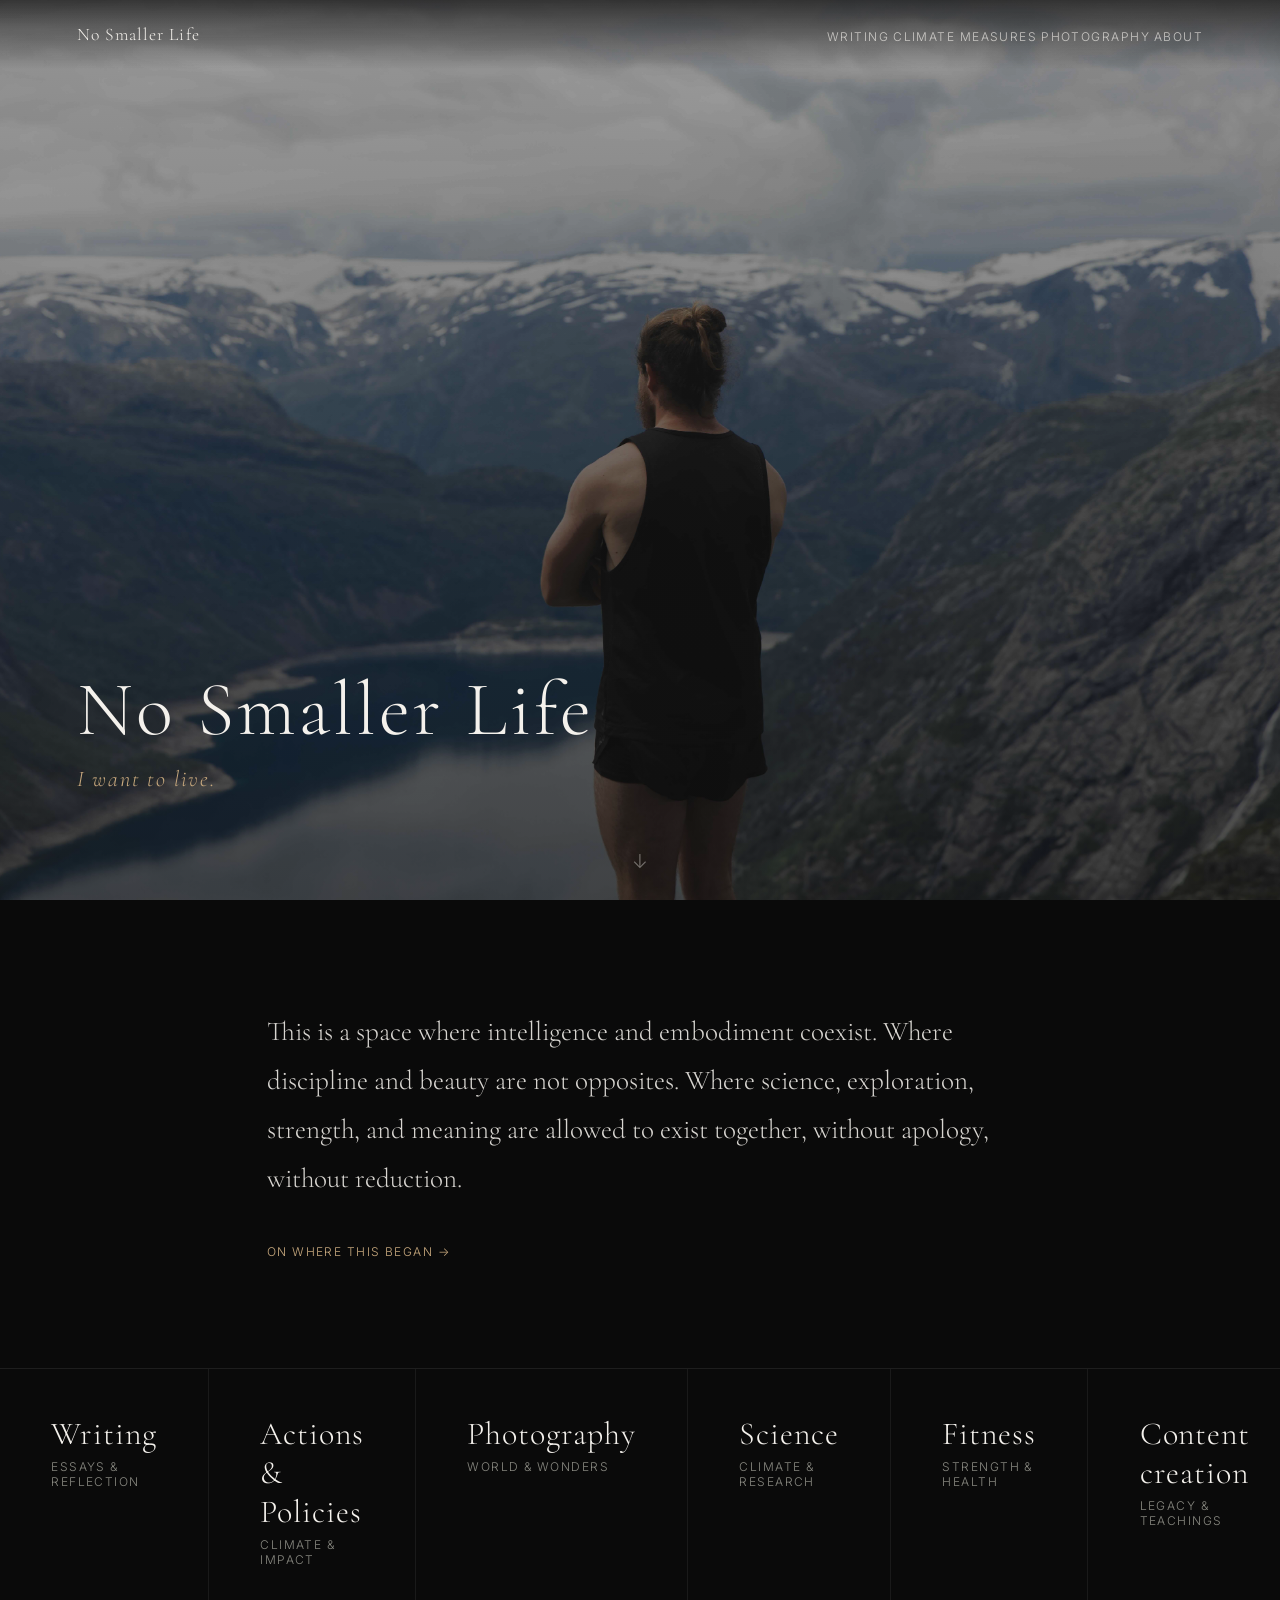
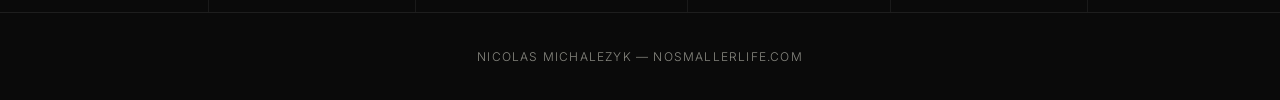
<file: index.html>
<!DOCTYPE html>
<html lang="en">
<head>
    <meta charset="UTF-8">
    <meta name="viewport" content="width=device-width, initial-scale=1.0">
    <title>No Smaller Life</title>
    <link rel="stylesheet" href="style.css">
    <link href="https://fonts.googleapis.com/css2?family=Cormorant+Garamond:ital,wght@0,300;0,400;1,300;1,400&family=Inter:wght@300;400&display=swap" rel="stylesheet">
</head>
<body>

<nav class="nav">
    <a href="index.html" class="nav-logo">No Smaller Life</a>
    <div class="nav-links">
        <a href="writing.html">Writing</a>
        <a href="actions-policies.html">Climate Measures</a>
        <a href="photography.html">Photography</a>
        <a href="about.html">About</a>
    </div>
</nav>

    <!-- HERO SECTION -->
    <section class="hero">
        <img src="images/hero.jpg" alt="Figure overlooking a Norwegian fjord" class="hero-image">
        <div class="hero-overlay"></div>
        <div class="hero-text">
            <h1>No Smaller Life</h1>
            <p class="tagline">I want to live.</p>
        </div>
        <div class="scroll-hint">↓</div>
    </section>

    <!-- INTRO SECTION -->
        <section class="intro">
            <div class="intro-inner">
                <p>
                    This is a space where intelligence and embodiment coexist. 
                    Where discipline and beauty are not opposites. 
                    Where science, exploration, strength, and meaning are allowed 
                    to exist together, without apology, without reduction.
                </p>
                <a href="foreword.html" class="intro-foreword-link">On where this began →</a>
            </div>
        </section>

    <!-- ENTRY POINTS -->
    <section class="entry-points">
        <a href="writing.html" class="entry">
            <span class="entry-label">Writing</span>
            <span class="entry-sub">Essays & reflection</span>
        </a>
        <a href="actions-policies.html" class="entry">
            <span class="entry-label">Actions & Policies</span>
            <span class="entry-sub">Climate & impact</span>
        </a>
        <a href="photography.html" class="entry">
            <span class="entry-label">Photography</span>
            <span class="entry-sub">World & wonders</span>
        </a>
        <a href="science.html" class="entry">
            <span class="entry-label">Science</span>
            <span class="entry-sub">Climate & research</span>
        </a>
        <a href="fitness.html" class="entry">
            <span class="entry-label">Fitness</span>
            <span class="entry-sub">Strength & health</span>
        </a>
        <a href="content-creation.html" class="entry">
            <span class="entry-label">Content creation</span>
            <span class="entry-sub">Legacy & teachings</span>
        </a>
    </section>

    <!-- FOOTER -->
    <footer>
        <p>Nicolas Michalezyk &mdash; nosmallerlife.com</p>
    </footer>

</body>
</html>
</file>
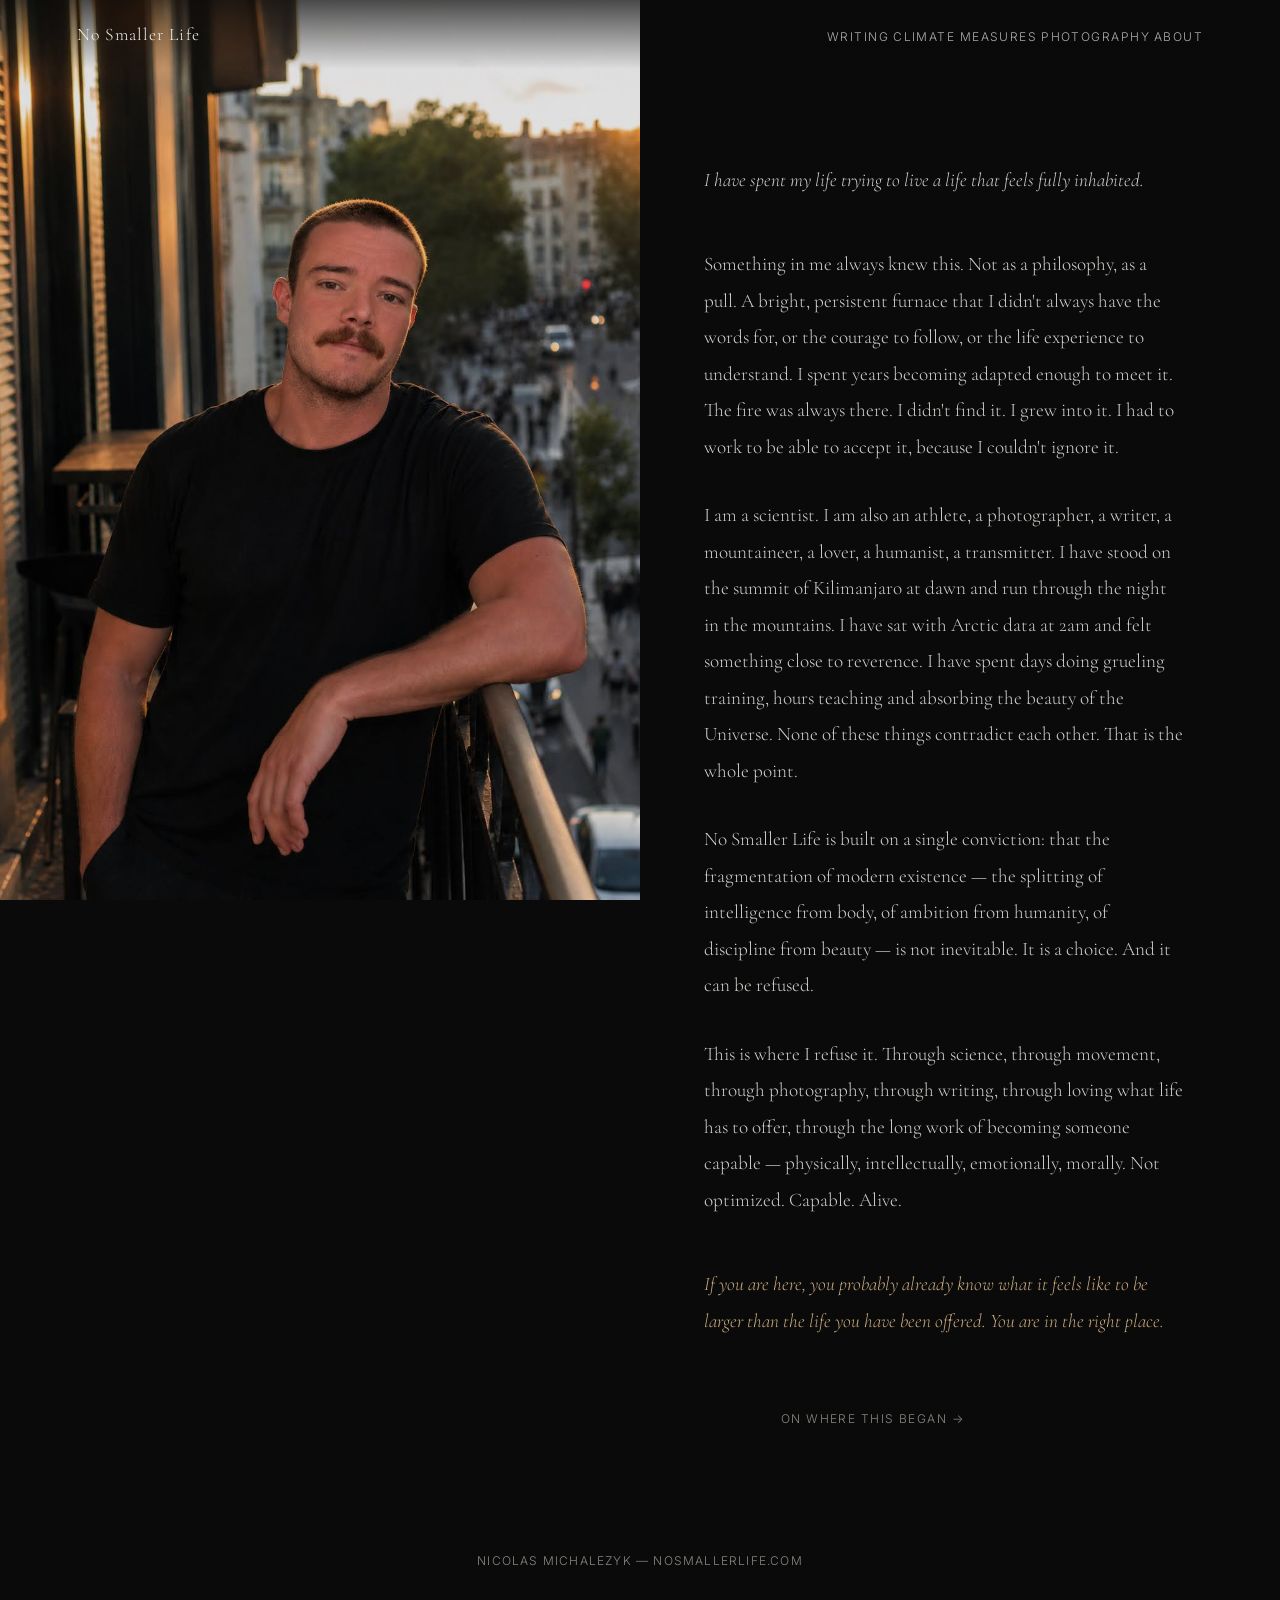
<file: about.html>
<!DOCTYPE html>
<html lang="en">
<head>
    <meta charset="UTF-8">
    <meta name="viewport" content="width=device-width, initial-scale=1.0">
    <title>About — No Smaller Life</title>
    <link rel="stylesheet" href="style.css">
    <link rel="stylesheet" href="about.css">
    <link href="https://fonts.googleapis.com/css2?family=Cormorant+Garamond:ital,wght@0,300;0,400;1,300;1,400&family=Inter:wght@300;400&display=swap" rel="stylesheet">
</head>
<body>

    <nav class="nav">
        <a href="index.html" class="nav-logo">No Smaller Life</a>
        <div class="nav-links">
            <a href="writing.html">Writing</a>
            <a href="actions-policies.html">Climate Measures</a>
            <a href="photography.html">Photography</a>
            <a href="about.html">About</a>  
        </div>
    </nav>

    <main class="about-main">

        <div class="about-portrait">
            <img src="images/Portrait_Nicolas.jpg" alt="Nicolas Michalezyk" />
        </div>

        <div class="about-content">

            <p class="about-opening">I have spent my life trying to live a life that feels fully inhabited.</p>

            <p>Something in me always knew this. Not as a philosophy, as a pull. A bright, persistent furnace that I didn't always have the words for, or the courage to follow, or the life experience to understand. I spent years becoming adapted enough to meet it. The fire was always there. I didn't find it. I grew into it. I had to work to be able to accept it, because I couldn't ignore it.</p>

            <p>I am a scientist. I am also an athlete, a photographer, a writer, a mountaineer, a lover, a humanist, a transmitter. I have stood on the summit of Kilimanjaro at dawn and run through the night in the mountains. I have sat with Arctic data at 2am and felt something close to reverence. I have spent days doing grueling training, hours teaching and absorbing the beauty of the Universe. None of these things contradict each other. That is the whole point.</p>

            <p>No Smaller Life is built on a single conviction: that the fragmentation of modern existence — the splitting of intelligence from body, of ambition from humanity, of discipline from beauty — is not inevitable. It is a choice. And it can be refused.</p>

            <p>This is where I refuse it. Through science, through movement, through photography, through writing, through loving what life has to offer, through the long work of becoming someone capable — physically, intellectually, emotionally, morally. Not optimized. Capable. Alive.</p>

            <p class="about-closing">If you are here, you probably already know what it feels like to be larger than the life you have been offered. You are in the right place.</p>

            <div class="about-foreword-link">
                <a href="foreword.html">On where this began →</a>
            </div>
        </div>

    </main>

    <footer>
        <p>Nicolas Michalezyk &mdash; nosmallerlife.com</p>
    </footer>

</body>
</html>
</file>
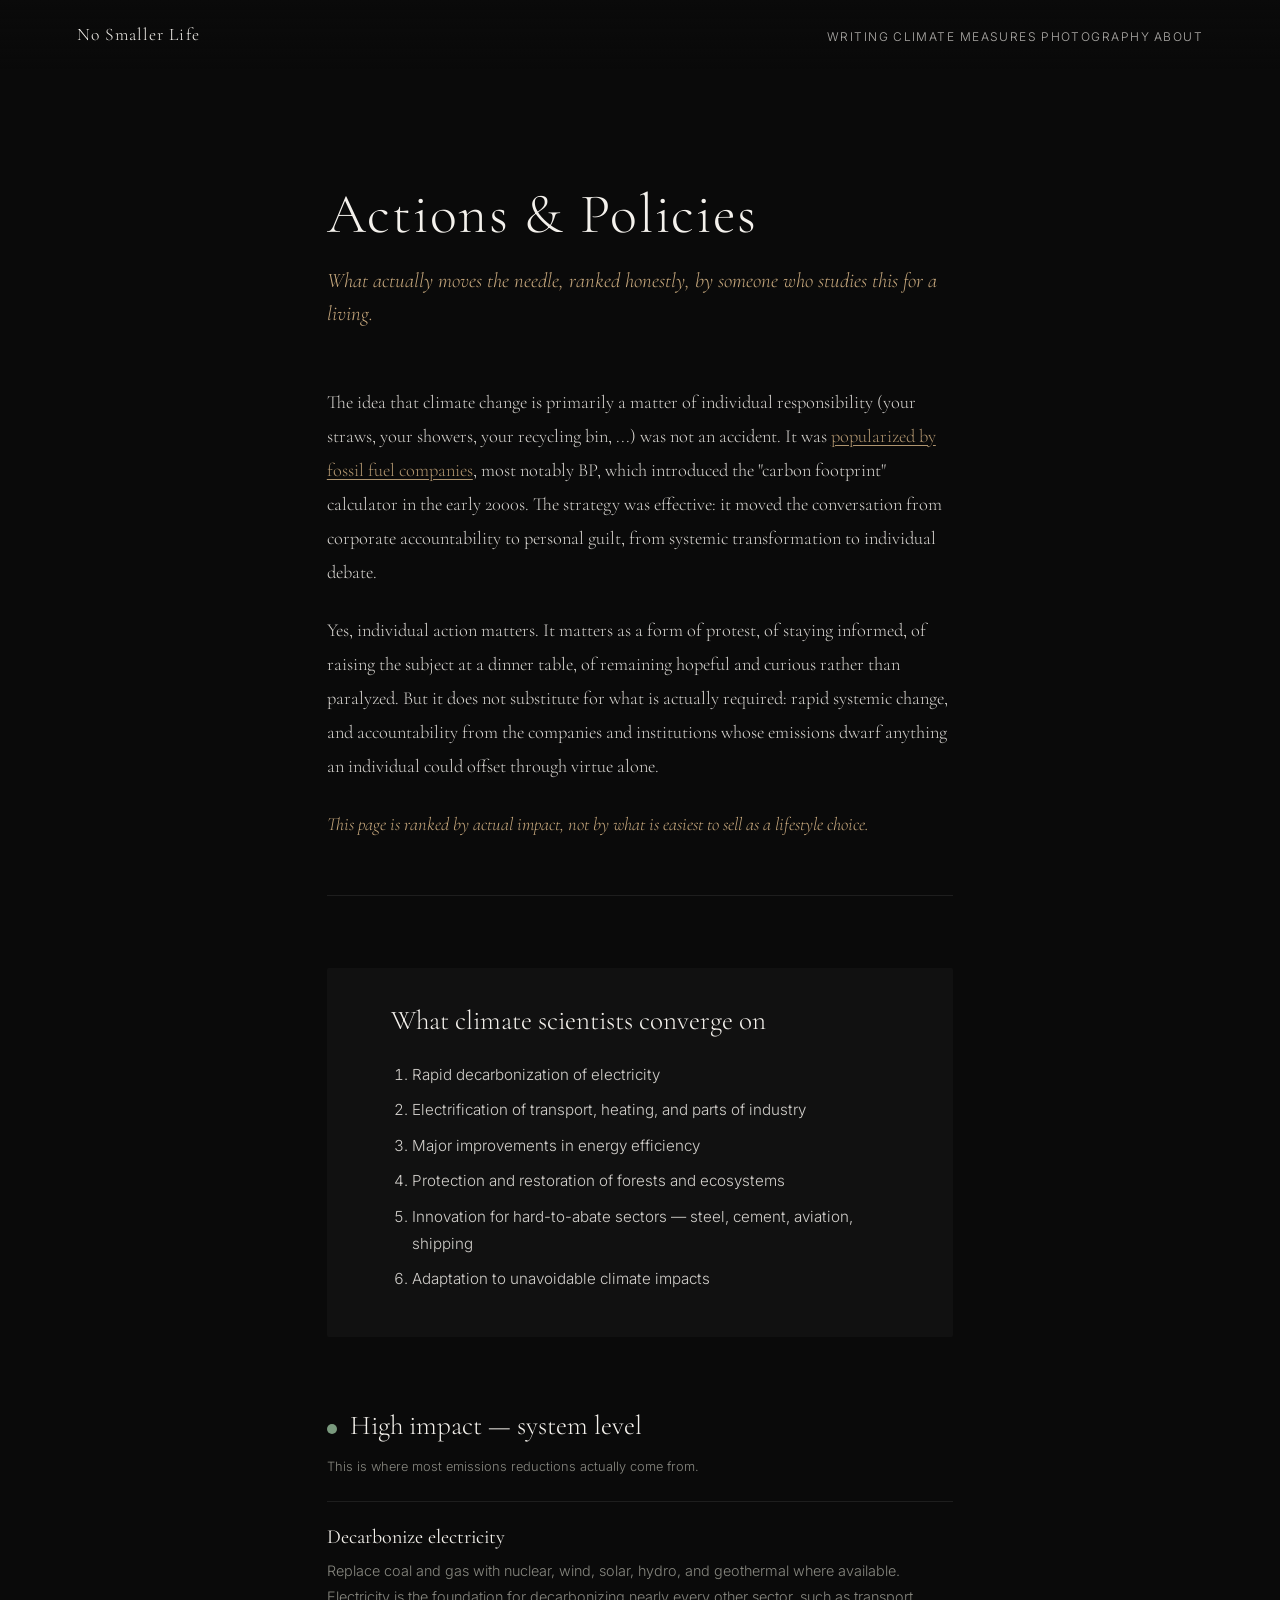
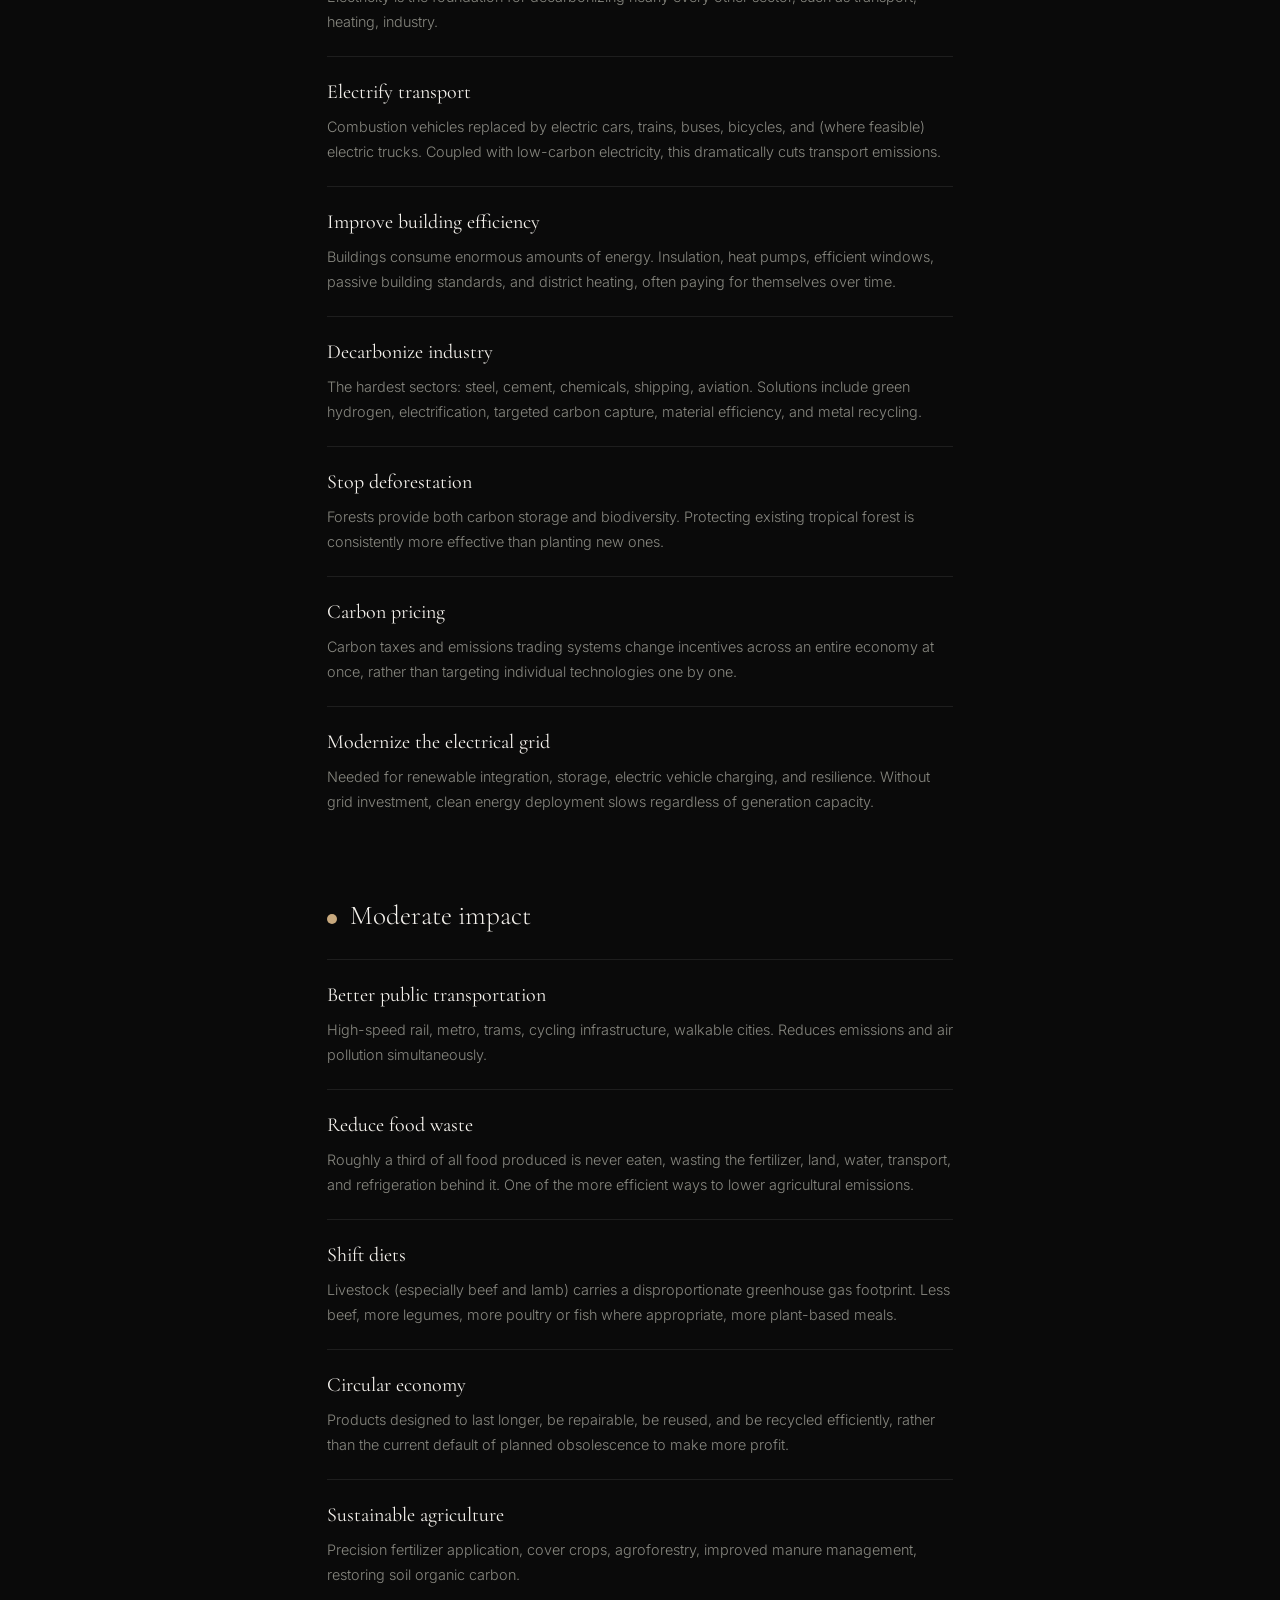
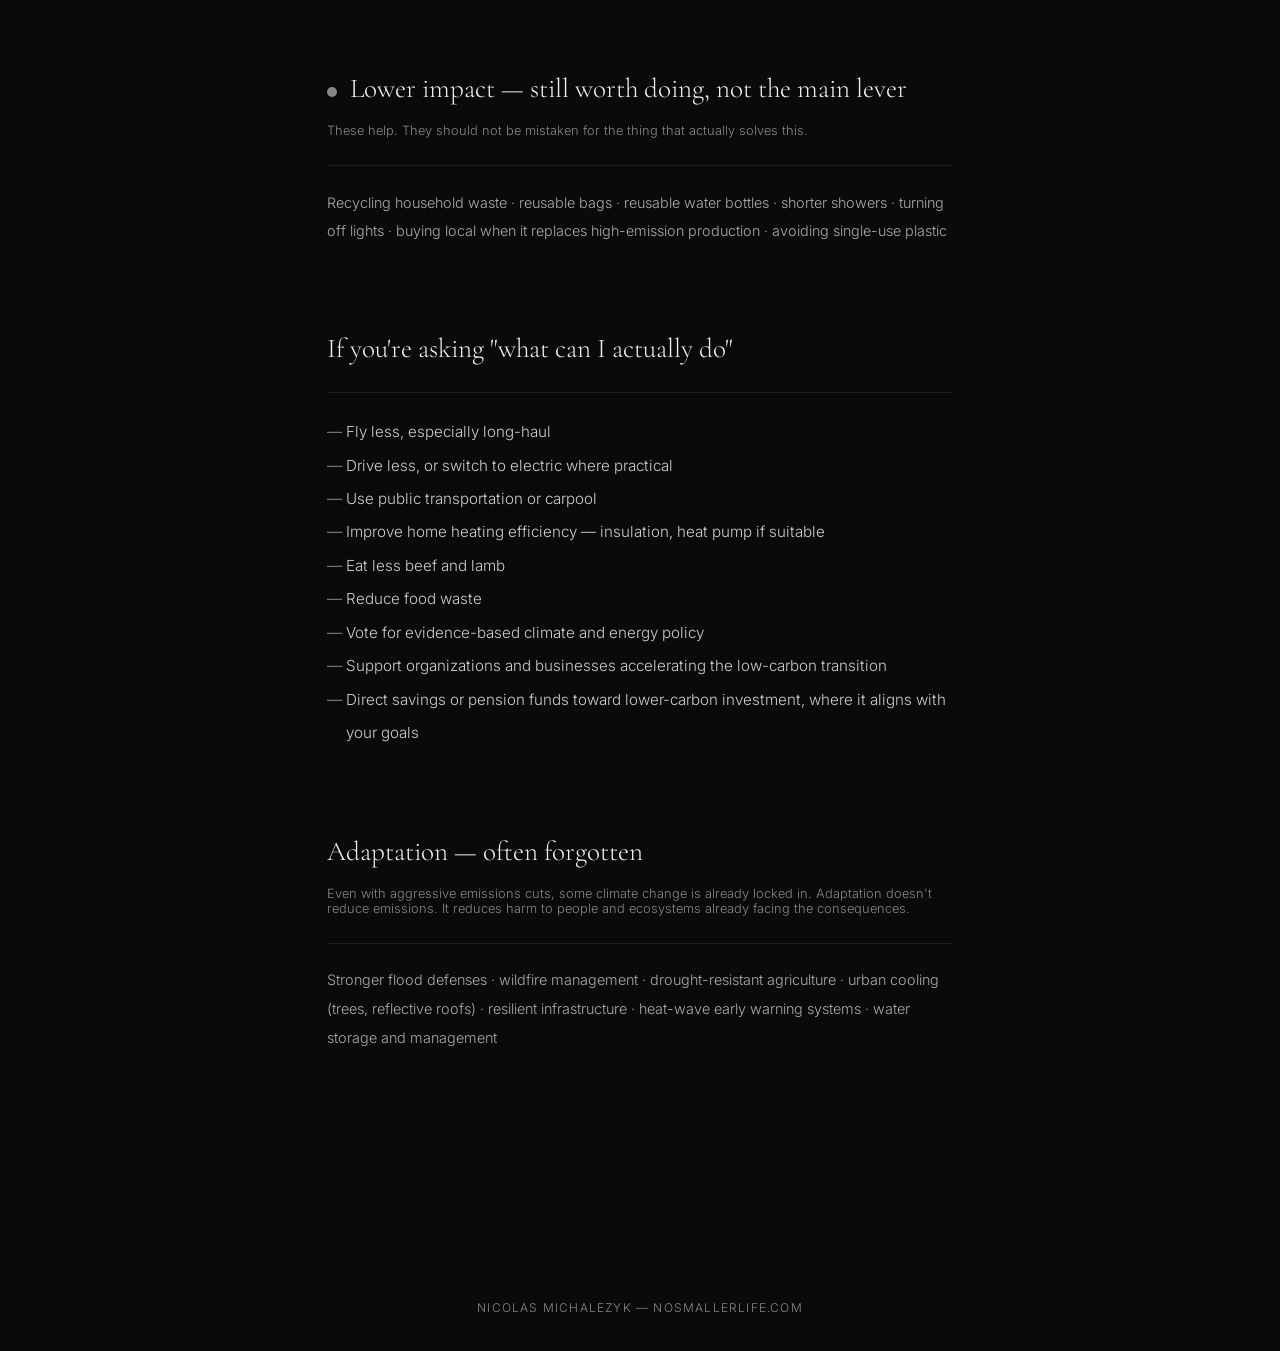
<file: actions-policies.html>
<!DOCTYPE html>
<html lang="en">
<head>
    <meta charset="UTF-8">
    <meta name="viewport" content="width=device-width, initial-scale=1.0">
    <title>Actions & Policies — No Smaller Life</title>
    <link rel="stylesheet" href="style.css">
    <link rel="stylesheet" href="actions.css">
    <link href="https://fonts.googleapis.com/css2?family=Cormorant+Garamond:ital,wght@0,300;0,400;1,300;1,400&family=Inter:wght@300;400&display=swap" rel="stylesheet">
</head>
<body>

    <nav class="nav">
        <a href="index.html" class="nav-logo">No Smaller Life</a>
        <div class="nav-links">
            <a href="writing.html">Writing</a>
            <a href="actions-policies.html">Climate Measures</a>
            <a href="photography.html">Photography</a>
            <a href="about.html">About</a>
        </div>
    </nav>

    <main class="actions-main">

        <div class="actions-header">
            <h1>Actions & Policies</h1>
            <p class="actions-intro-lead">What actually moves the needle, ranked honestly, by someone who studies this for a living.</p>
        </div>

        <div class="actions-stance">
            <p>The idea that climate change is primarily a matter of individual responsibility (your straws, your showers, your recycling bin, ...) was not an accident. It was <a href="https://www.theguardian.com/commentisfree/2021/aug/23/big-oil-coined-carbon-footprints-to-blame-us-for-their-greed-keep-them-on-the-hook" target="_blank">popularized by fossil fuel companies</a>, most notably BP, which introduced the "carbon footprint" calculator in the early 2000s. The strategy was effective: it moved the conversation from corporate accountability to personal guilt, from systemic transformation to individual debate.</p>

            <p>Yes, individual action matters. It matters as a form of protest, of staying informed, of raising the subject at a dinner table, of remaining hopeful and curious rather than paralyzed. But it does not substitute for what is actually required: rapid systemic change, and accountability from the companies and institutions whose emissions dwarf anything an individual could offset through virtue alone.</p>

            <p class="actions-stance-closing">This page is ranked by actual impact, not by what is easiest to sell as a lifestyle choice.</p>
        </div>

        <div class="actions-consensus">
            <h2>What climate scientists converge on</h2>
            <ol>
                <li>Rapid decarbonization of electricity</li>
                <li>Electrification of transport, heating, and parts of industry</li>
                <li>Major improvements in energy efficiency</li>
                <li>Protection and restoration of forests and ecosystems</li>
                <li>Innovation for hard-to-abate sectors — steel, cement, aviation, shipping</li>
                <li>Adaptation to unavoidable climate impacts</li>
            </ol>
        </div>

        <div class="actions-tier">
            <div class="actions-tier-header">
                <span class="tier-marker tier-high"></span>
                <h2>High impact — system level</h2>
                <p>This is where most emissions reductions actually come from.</p>
            </div>

            <div class="actions-item">
                <h3>Decarbonize electricity</h3>
                <p>Replace coal and gas with nuclear, wind, solar, hydro, and geothermal where available. Electricity is the foundation for decarbonizing nearly every other sector, such as transport, heating, industry.</p>
            </div>

            <div class="actions-item">
                <h3>Electrify transport</h3>
                <p>Combustion vehicles replaced by electric cars, trains, buses, bicycles, and (where feasible) electric trucks. Coupled with low-carbon electricity, this dramatically cuts transport emissions.</p>
            </div>

            <div class="actions-item">
                <h3>Improve building efficiency</h3>
                <p>Buildings consume enormous amounts of energy. Insulation, heat pumps, efficient windows, passive building standards, and district heating, often paying for themselves over time.</p>
            </div>

            <div class="actions-item">
                <h3>Decarbonize industry</h3>
                <p>The hardest sectors: steel, cement, chemicals, shipping, aviation. Solutions include green hydrogen, electrification, targeted carbon capture, material efficiency, and metal recycling.</p>
            </div>

            <div class="actions-item">
                <h3>Stop deforestation</h3>
                <p>Forests provide both carbon storage and biodiversity. Protecting existing tropical forest is consistently more effective than planting new ones.</p>
            </div>

            <div class="actions-item">
                <h3>Carbon pricing</h3>
                <p>Carbon taxes and emissions trading systems change incentives across an entire economy at once, rather than targeting individual technologies one by one.</p>
            </div>

            <div class="actions-item">
                <h3>Modernize the electrical grid</h3>
                <p>Needed for renewable integration, storage, electric vehicle charging, and resilience. Without grid investment, clean energy deployment slows regardless of generation capacity.</p>
            </div>
        </div>

        <div class="actions-tier">
            <div class="actions-tier-header">
                <span class="tier-marker tier-moderate"></span>
                <h2>Moderate impact</h2>
            </div>

            <div class="actions-item">
                <h3>Better public transportation</h3>
                <p>High-speed rail, metro, trams, cycling infrastructure, walkable cities. Reduces emissions and air pollution simultaneously.</p>
            </div>

            <div class="actions-item">
                <h3>Reduce food waste</h3>
                <p>Roughly a third of all food produced is never eaten, wasting the fertilizer, land, water, transport, and refrigeration behind it. One of the more efficient ways to lower agricultural emissions.</p>
            </div>

            <div class="actions-item">
                <h3>Shift diets</h3>
                <p>Livestock (especially beef and lamb) carries a disproportionate greenhouse gas footprint. Less beef, more legumes, more poultry or fish where appropriate, more plant-based meals.</p>
            </div>

            <div class="actions-item">
                <h3>Circular economy</h3>
                <p>Products designed to last longer, be repairable, be reused, and be recycled efficiently, rather than the current default of planned obsolescence to make more profit.</p>
            </div>

            <div class="actions-item">
                <h3>Sustainable agriculture</h3>
                <p>Precision fertilizer application, cover crops, agroforestry, improved manure management, restoring soil organic carbon.</p>
            </div>
        </div>

        <div class="actions-tier">
            <div class="actions-tier-header">
                <span class="tier-marker tier-lower"></span>
                <h2>Lower impact — still worth doing, not the main lever</h2>
                <p>These help. They should not be mistaken for the thing that actually solves this.</p>
            </div>

            <div class="actions-item actions-item-compact">
                <p>Recycling household waste · reusable bags · reusable water bottles · shorter showers · turning off lights · buying local when it replaces high-emission production · avoiding single-use plastic</p>
            </div>
        </div>

        <div class="actions-tier">
            <div class="actions-tier-header">
                <h2>If you're asking "what can I actually do"</h2>
            </div>

            <div class="actions-item actions-item-list">
                <ul>
                    <li> Fly less, especially long-haul</li>
                    <li> Drive less, or switch to electric where practical</li>
                    <li> Use public transportation or carpool</li>
                    <li> Improve home heating efficiency — insulation, heat pump if suitable</li>
                    <li> Eat less beef and lamb</li>
                    <li> Reduce food waste</li>
                    <li> Vote for evidence-based climate and energy policy</li>
                    <li> Support organizations and businesses accelerating the low-carbon transition</li>
                    <li> Direct savings or pension funds toward lower-carbon investment, where it aligns with your goals</li>
                </ul>
            </div>
        </div>

        <div class="actions-tier">
            <div class="actions-tier-header">
                <h2>Adaptation — often forgotten</h2>
                <p>Even with aggressive emissions cuts, some climate change is already locked in. Adaptation doesn't reduce emissions. It reduces harm to people and ecosystems already facing the consequences.</p>
            </div>

            <div class="actions-item actions-item-compact">
                <p>Stronger flood defenses · wildfire management · drought-resistant agriculture · urban cooling (trees, reflective roofs) · resilient infrastructure · heat-wave early warning systems · water storage and management</p>
            </div>
        </div>

    </main>

    <footer>
        <p>Nicolas Michalezyk &mdash; nosmallerlife.com</p>
    </footer>

</body>
</html>
</file>
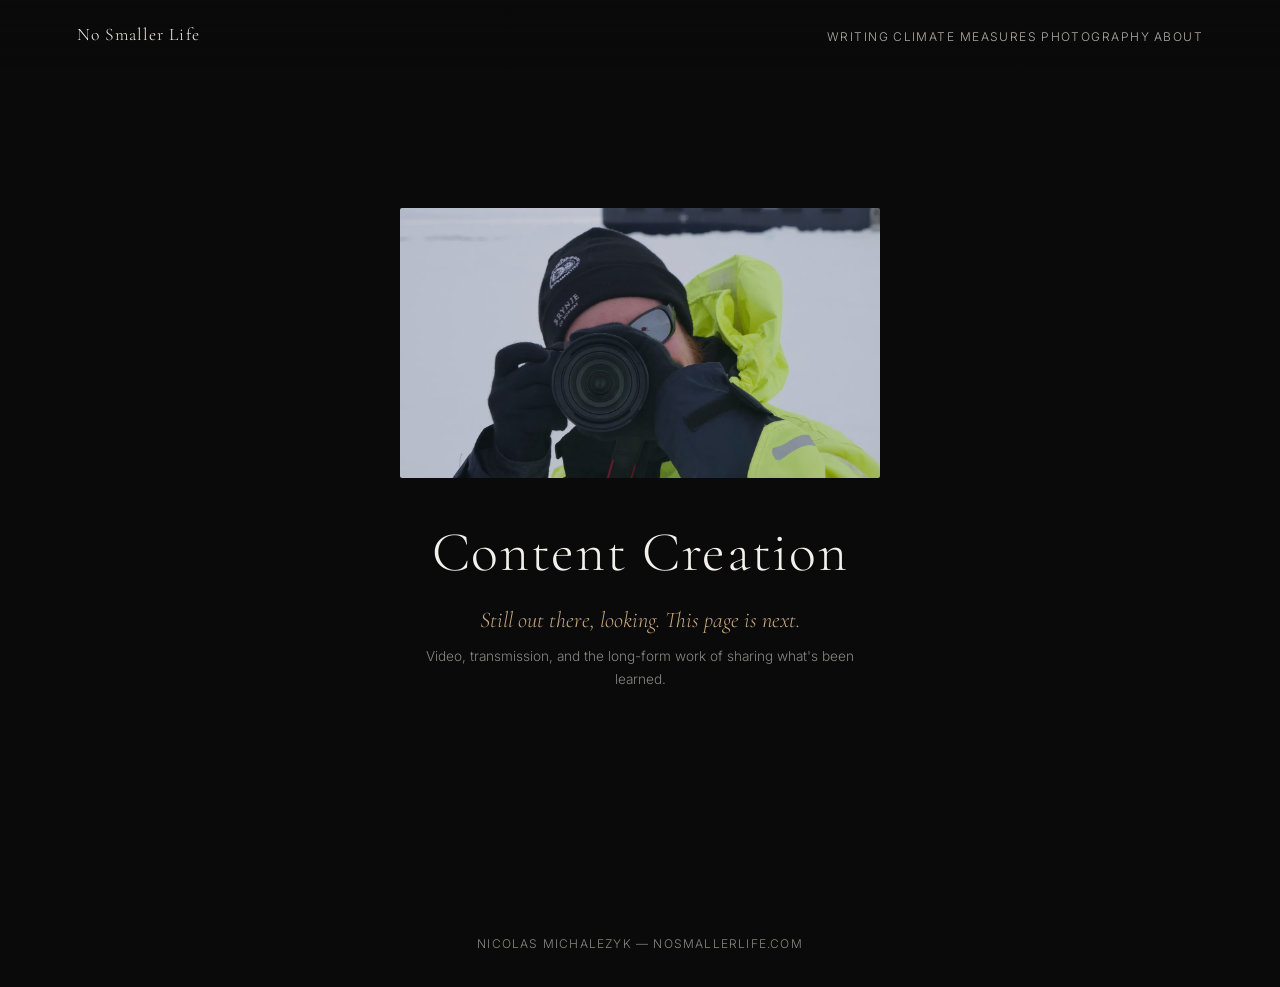
<file: content-creation.html>
<!DOCTYPE html>
<html lang="en">
<head>
    <meta charset="UTF-8">
    <meta name="viewport" content="width=device-width, initial-scale=1.0">
    <title>Science — No Smaller Life</title>
    <link rel="stylesheet" href="style.css">
    <link rel="stylesheet" href="placeholder.css">
    <link href="https://fonts.googleapis.com/css2?family=Cormorant+Garamond:ital,wght@0,300;0,400;1,300;1,400&family=Inter:wght@300;400&display=swap" rel="stylesheet">
</head>
<body>

    <nav class="nav">
        <a href="index.html" class="nav-logo">No Smaller Life</a>
        <div class="nav-links">
            <a href="writing.html">Writing</a>
            <a href="actions-policies.html">Climate Measures</a>
            <a href="photography.html">Photography</a>
            <a href="about.html">About</a>
        </div>
    </nav>

    <main class="placeholder-main">
        <div class="placeholder-image">
            <img src="images/placeholder.jpg" alt="">
        </div>
        <div class="placeholder-content">
            <h1>Content Creation</h1>
                        <p class="placeholder-line">Still out there, looking. This page is next.</p>
                        <p class="placeholder-sub">Video, transmission, and the long-form work of sharing what's been learned.</p>        </div>
                </main>

    <footer>
        <p>Nicolas Michalezyk &mdash; nosmallerlife.com</p>
    </footer>

</body>
</html>
</file>
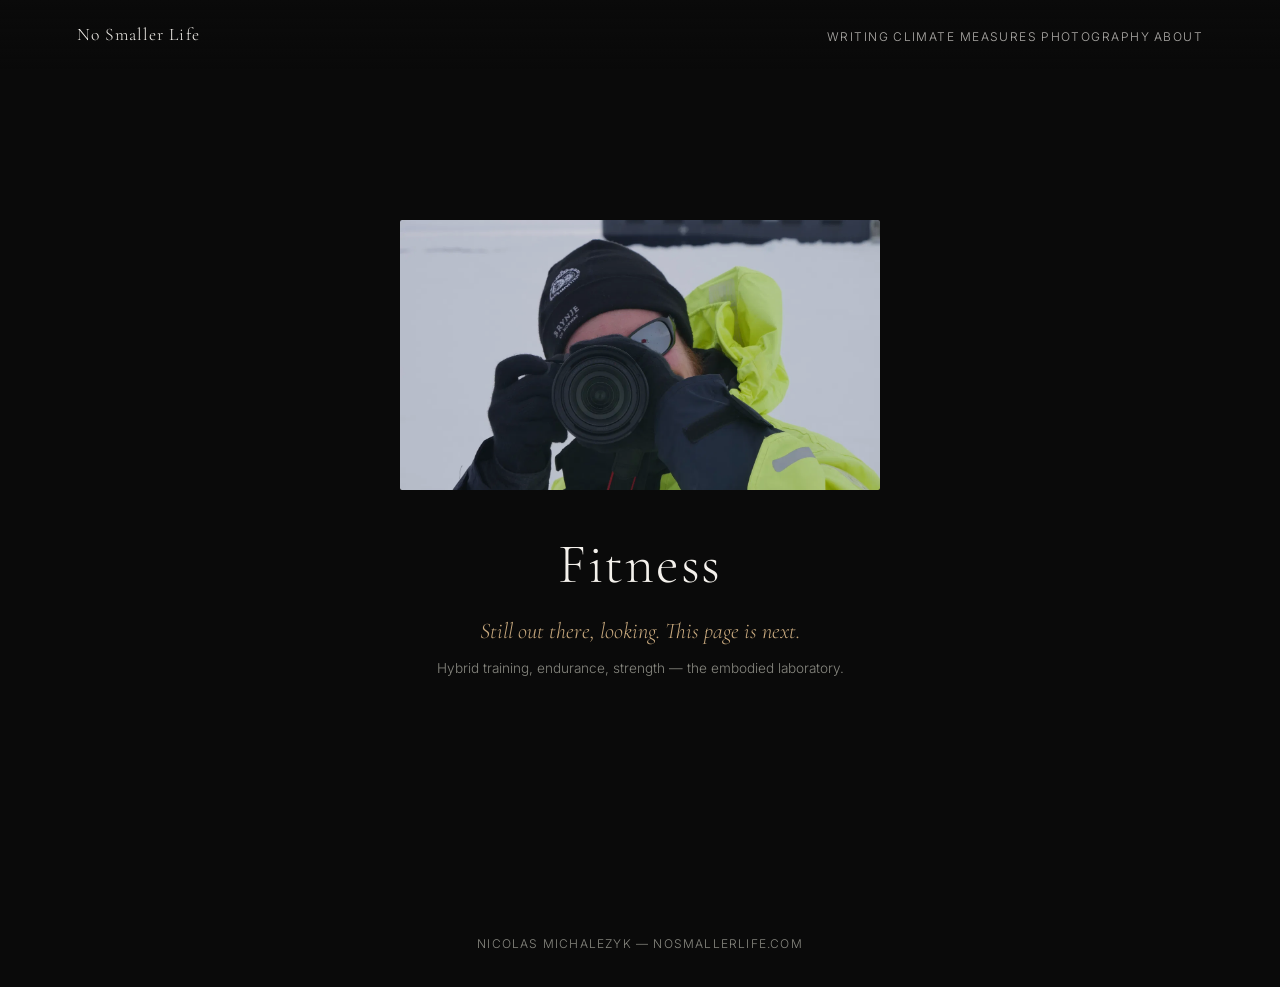
<file: fitness.html>
<!DOCTYPE html>
<html lang="en">
<head>
    <meta charset="UTF-8">
    <meta name="viewport" content="width=device-width, initial-scale=1.0">
    <title>Science — No Smaller Life</title>
    <link rel="stylesheet" href="style.css">
    <link rel="stylesheet" href="placeholder.css">
    <link href="https://fonts.googleapis.com/css2?family=Cormorant+Garamond:ital,wght@0,300;0,400;1,300;1,400&family=Inter:wght@300;400&display=swap" rel="stylesheet">
</head>
<body>

    <nav class="nav">
        <a href="index.html" class="nav-logo">No Smaller Life</a>
        <div class="nav-links">
            <a href="writing.html">Writing</a>
            <a href="actions-policies.html">Climate Measures</a>
            <a href="photography.html">Photography</a>
            <a href="about.html">About</a>
        </div>
    </nav>

    <main class="placeholder-main">
        <div class="placeholder-image">
            <img src="images/placeholder.jpg" alt="">
        </div>
        <div class="placeholder-content">
            <h1>Fitness</h1>
                        <p class="placeholder-line">Still out there, looking. This page is next.</p>
                        <p class="placeholder-sub">Hybrid training, endurance, strength — the embodied laboratory.</p>        </div>
    </main>

    <footer>
        <p>Nicolas Michalezyk &mdash; nosmallerlife.com</p>
    </footer>

</body>
</html>
</file>
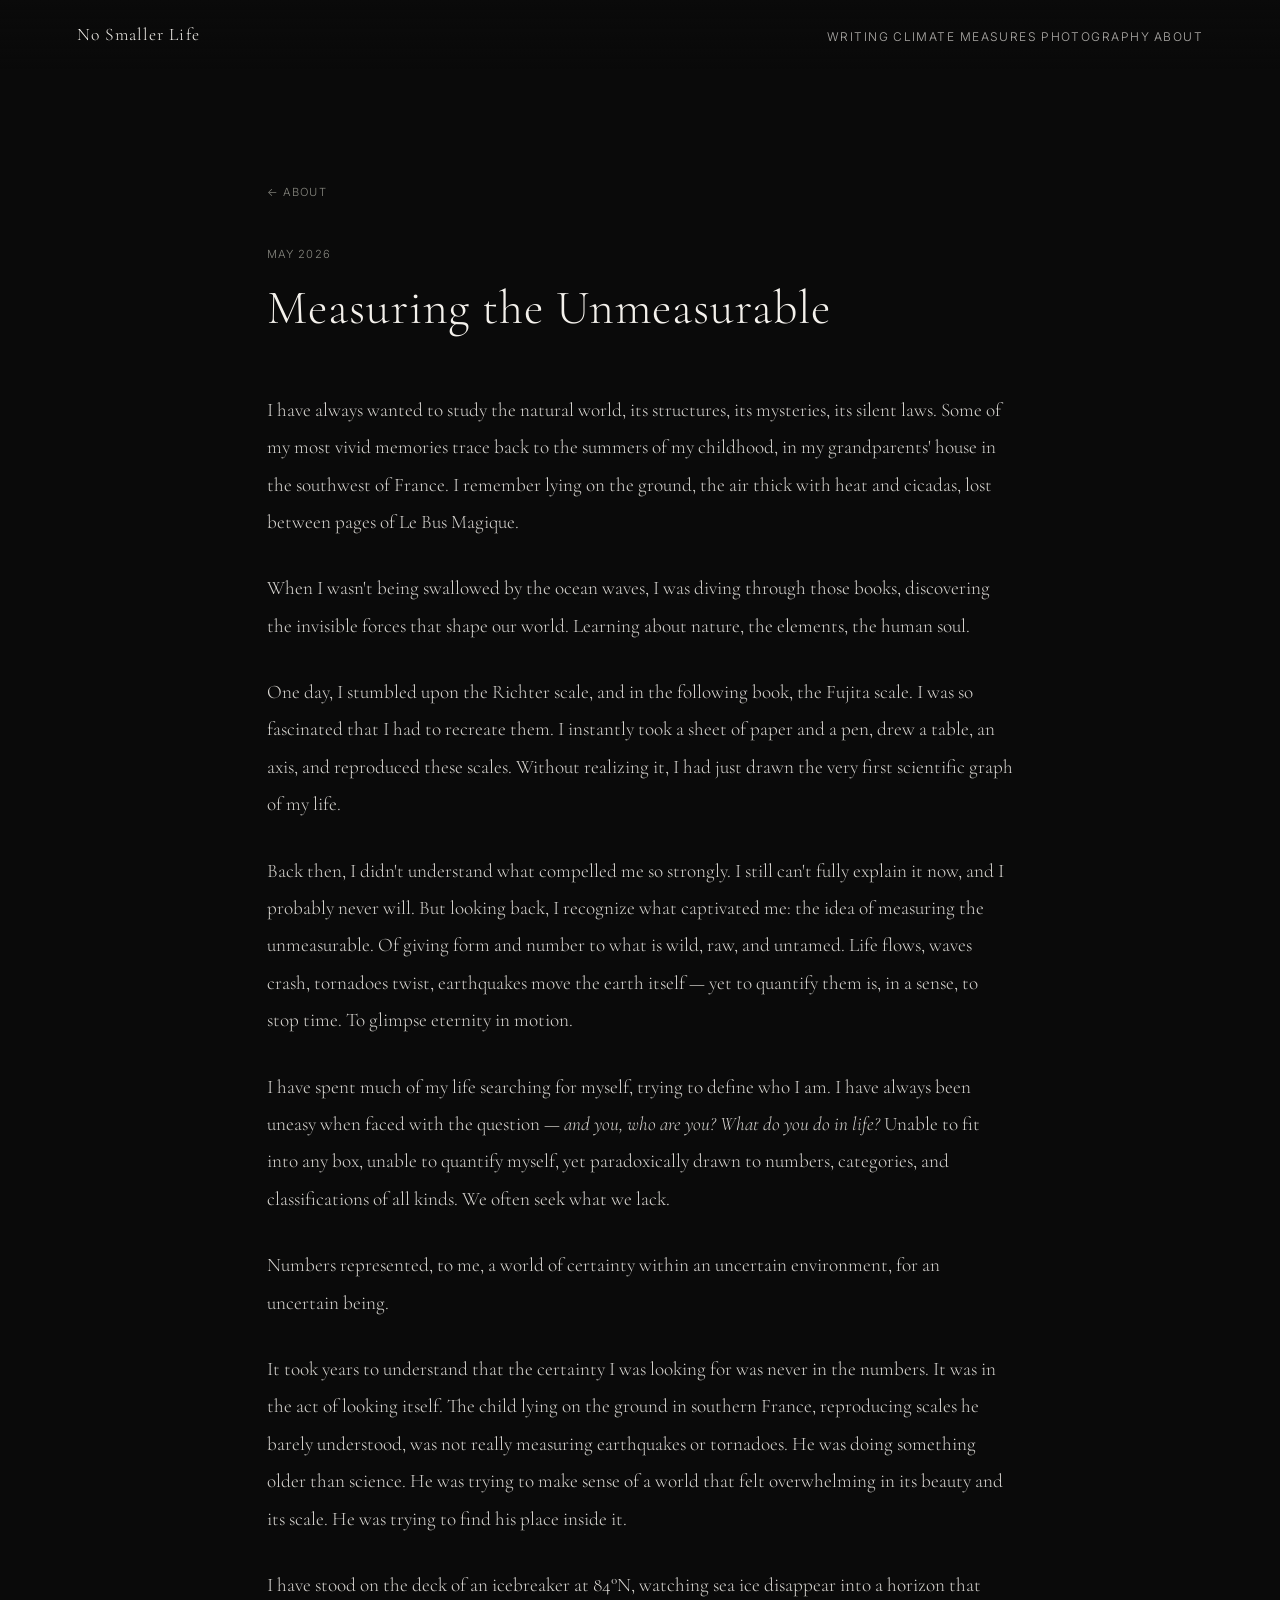
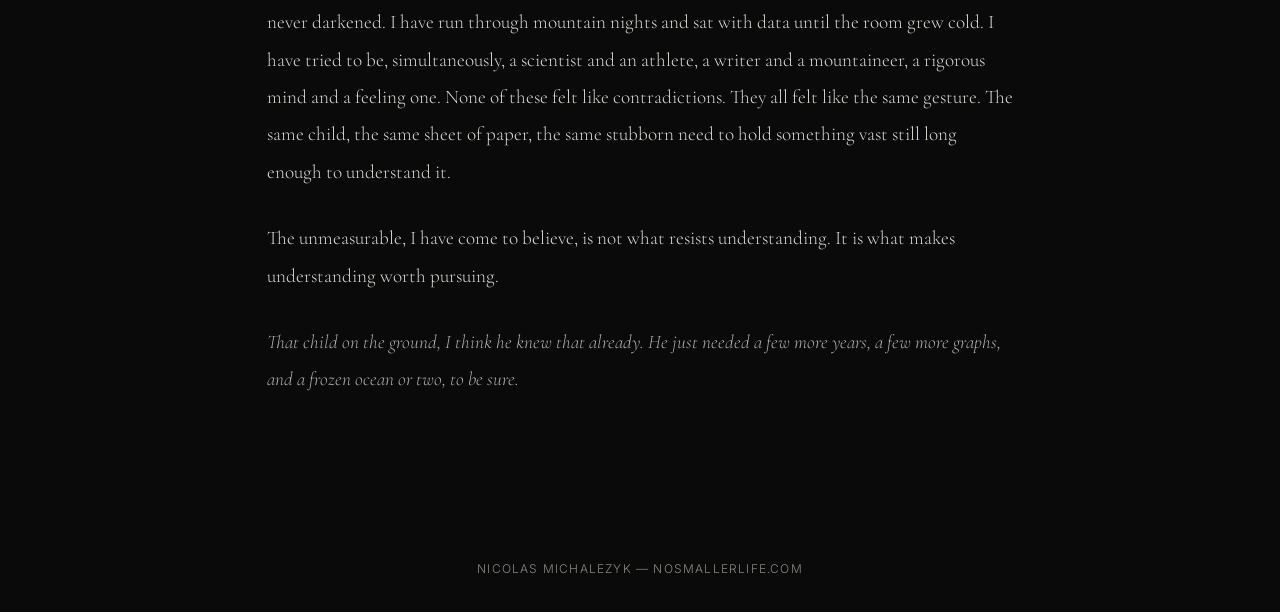
<file: foreword.html>
<!DOCTYPE html>
<html lang="en">
<head>
    <meta charset="UTF-8">
    <meta name="viewport" content="width=device-width, initial-scale=1.0">
    <title>Measuring the Unmeasurable — No Smaller Life</title>
    <link rel="stylesheet" href="style.css">
    <link rel="stylesheet" href="writing.css">
    <link href="https://fonts.googleapis.com/css2?family=Cormorant+Garamond:ital,wght@0,300;0,400;1,300;1,400&family=Inter:wght@300;400&display=swap" rel="stylesheet">
</head>
<body>

    <nav class="nav">
        <a href="index.html" class="nav-logo">No Smaller Life</a>
        <div class="nav-links">
            <a href="writing.html">Writing</a>
            <a href="actions-policies.html">Climate Measures</a>
            <a href="photography.html">Photography</a>
            <a href="about.html">About</a>
        </div>
    </nav>

    <article class="essay-page">

        <header class="essay-page-header">
            <a href="about.html" class="essay-page-back">← About</a>
            <p class="essay-page-date">May 2026</p>
            <h1>Measuring the Unmeasurable</h1>
        </header>

        <div class="essay-body-text">

            <p>I have always wanted to study the natural world, its structures, its mysteries, its silent laws. Some of my most vivid memories trace back to the summers of my childhood, in my grandparents' house in the southwest of France. I remember lying on the ground, the air thick with heat and cicadas, lost between pages of Le Bus Magique.</p>

            <p>When I wasn't being swallowed by the ocean waves, I was diving through those books, discovering the invisible forces that shape our world. Learning about nature, the elements, the human soul.</p>

            <p>One day, I stumbled upon the Richter scale, and in the following book, the Fujita scale. I was so fascinated that I had to recreate them. I instantly took a sheet of paper and a pen, drew a table, an axis, and reproduced these scales. Without realizing it, I had just drawn the very first scientific graph of my life.</p>

            <p>Back then, I didn't understand what compelled me so strongly. I still can't fully explain it now, and I probably never will. But looking back, I recognize what captivated me: the idea of measuring the unmeasurable. Of giving form and number to what is wild, raw, and untamed. Life flows, waves crash, tornadoes twist, earthquakes move the earth itself — yet to quantify them is, in a sense, to stop time. To glimpse eternity in motion.</p>

            <p>I have spent much of my life searching for myself, trying to define who I am. I have always been uneasy when faced with the question — <em>and you, who are you? What do you do in life?</em> Unable to fit into any box, unable to quantify myself, yet paradoxically drawn to numbers, categories, and classifications of all kinds. We often seek what we lack.</p>

            <p>Numbers represented, to me, a world of certainty within an uncertain environment, for an uncertain being.</p>

            <p>It took years to understand that the certainty I was looking for was never in the numbers. It was in the act of looking itself. The child lying on the ground in southern France, reproducing scales he barely understood, was not really measuring earthquakes or tornadoes. He was doing something older than science. He was trying to make sense of a world that felt overwhelming in its beauty and its scale. He was trying to find his place inside it.</p>

            <p>I have stood on the deck of an icebreaker at 84°N, watching sea ice disappear into a horizon that never darkened. I have run through mountain nights and sat with data until the room grew cold. I have tried to be, simultaneously, a scientist and an athlete, a writer and a mountaineer, a rigorous mind and a feeling one. None of these felt like contradictions. They all felt like the same gesture. The same child, the same sheet of paper, the same stubborn need to hold something vast still long enough to understand it.</p>

            <p>The unmeasurable, I have come to believe, is not what resists understanding. It is what makes understanding worth pursuing.</p>

            <p class="italic">That child on the ground, I think he knew that already. He just needed a few more years, a few more graphs, and a frozen ocean or two, to be sure.</p>

        </div>

    </article>

    <footer>
        <p>Nicolas Michalezyk &mdash; nosmallerlife.com</p>
    </footer>

</body>
</html>
</file>
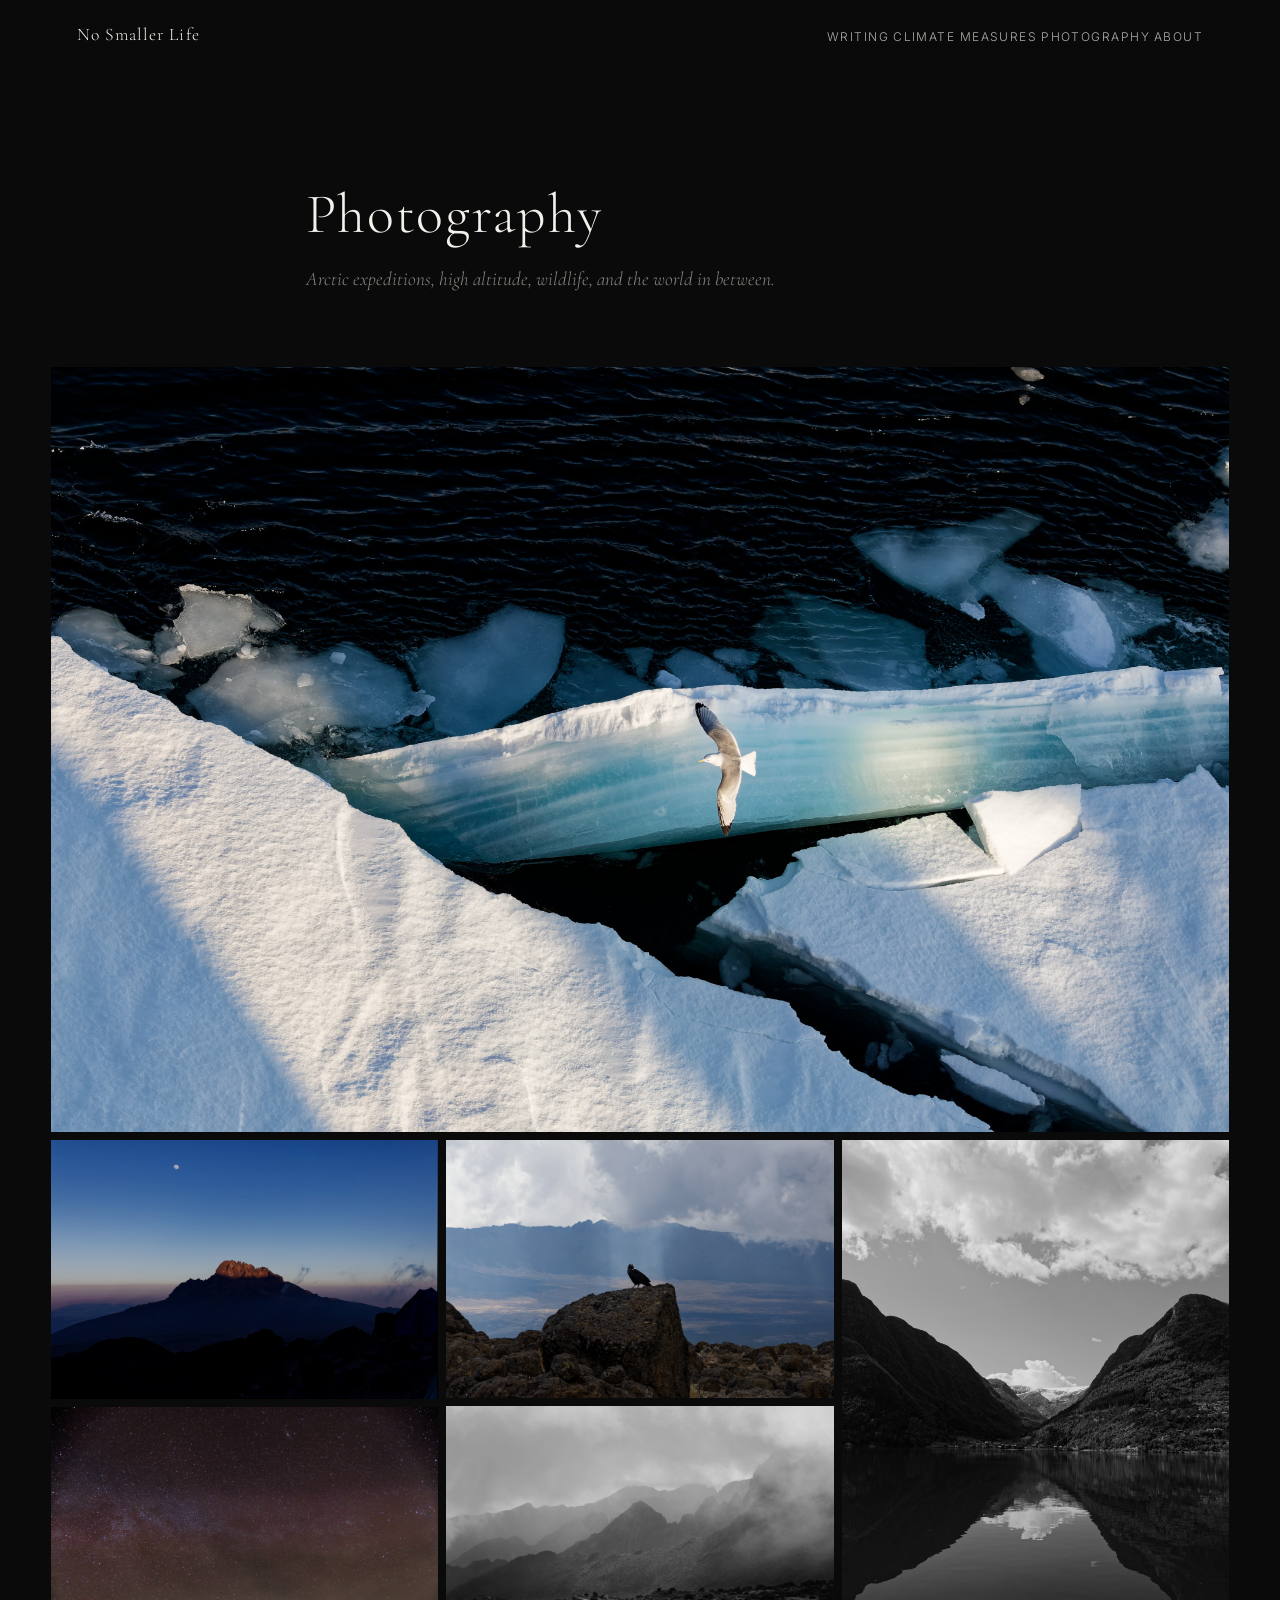
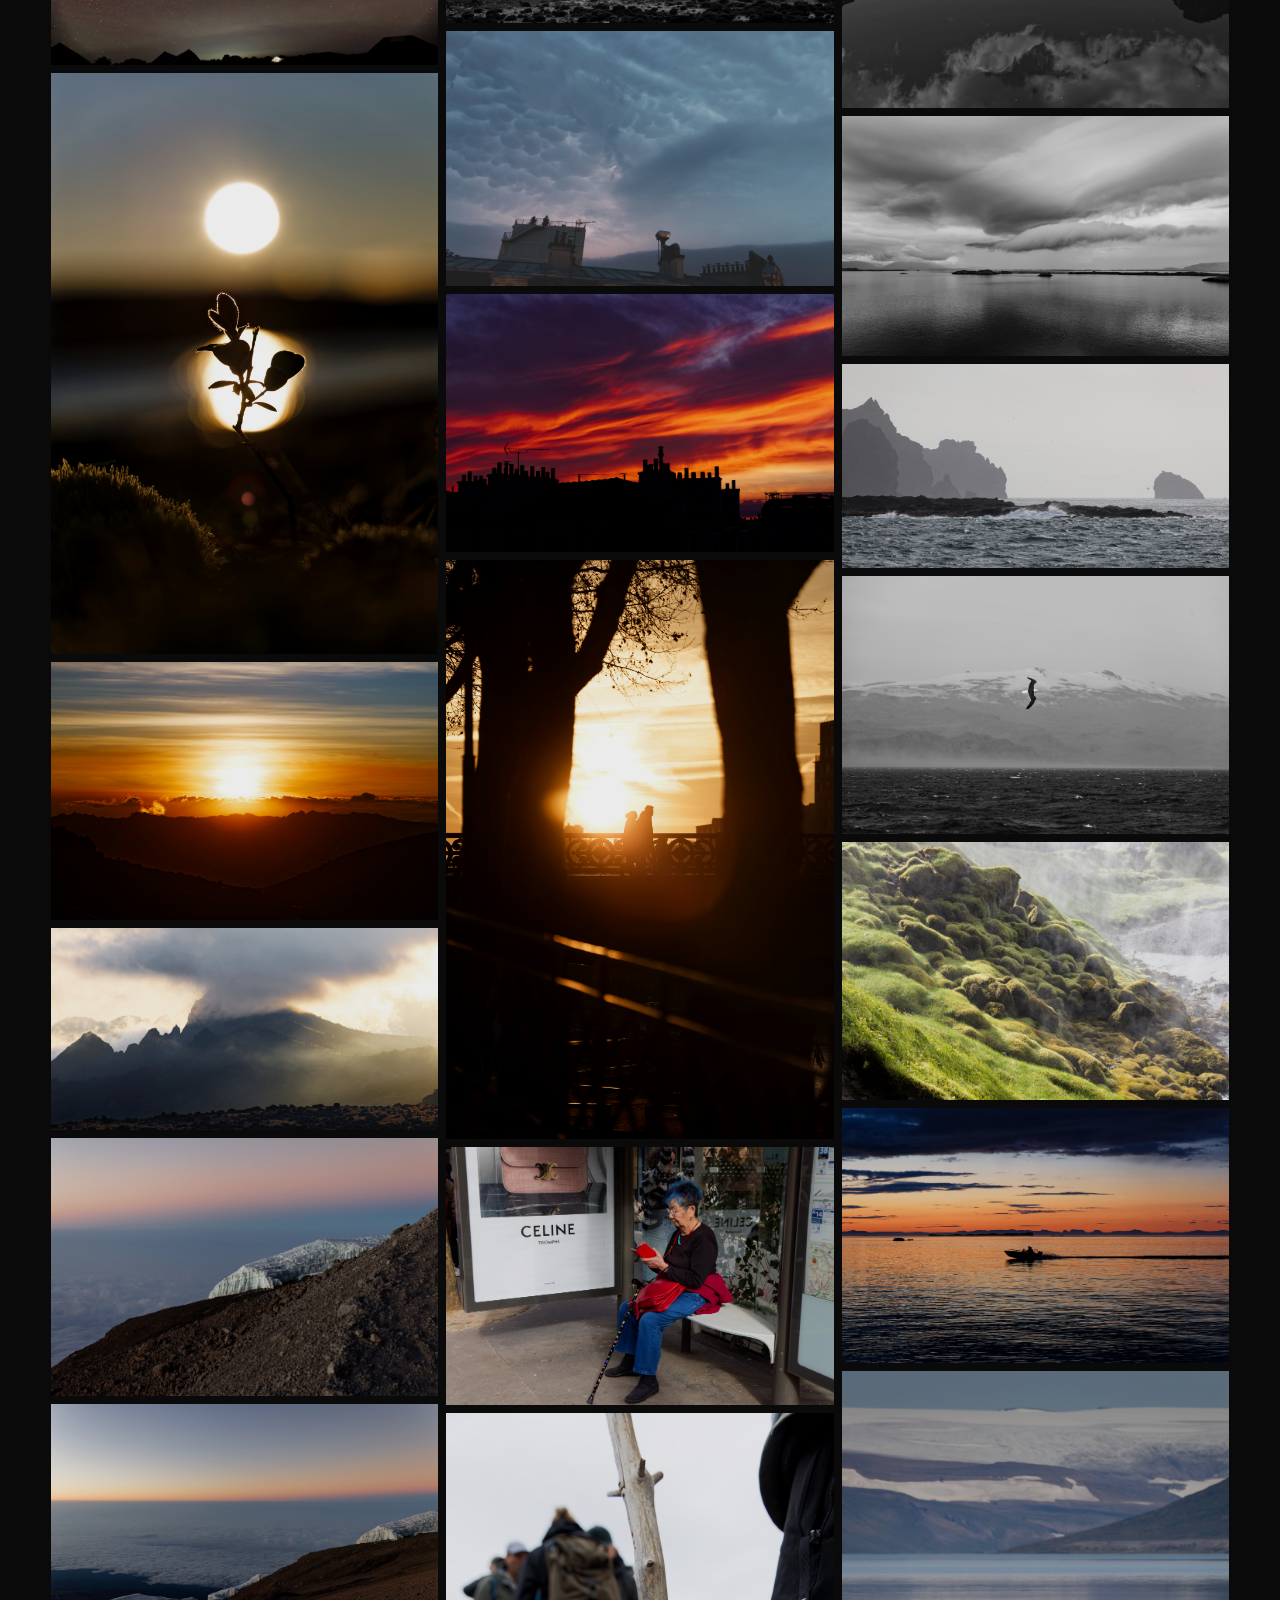
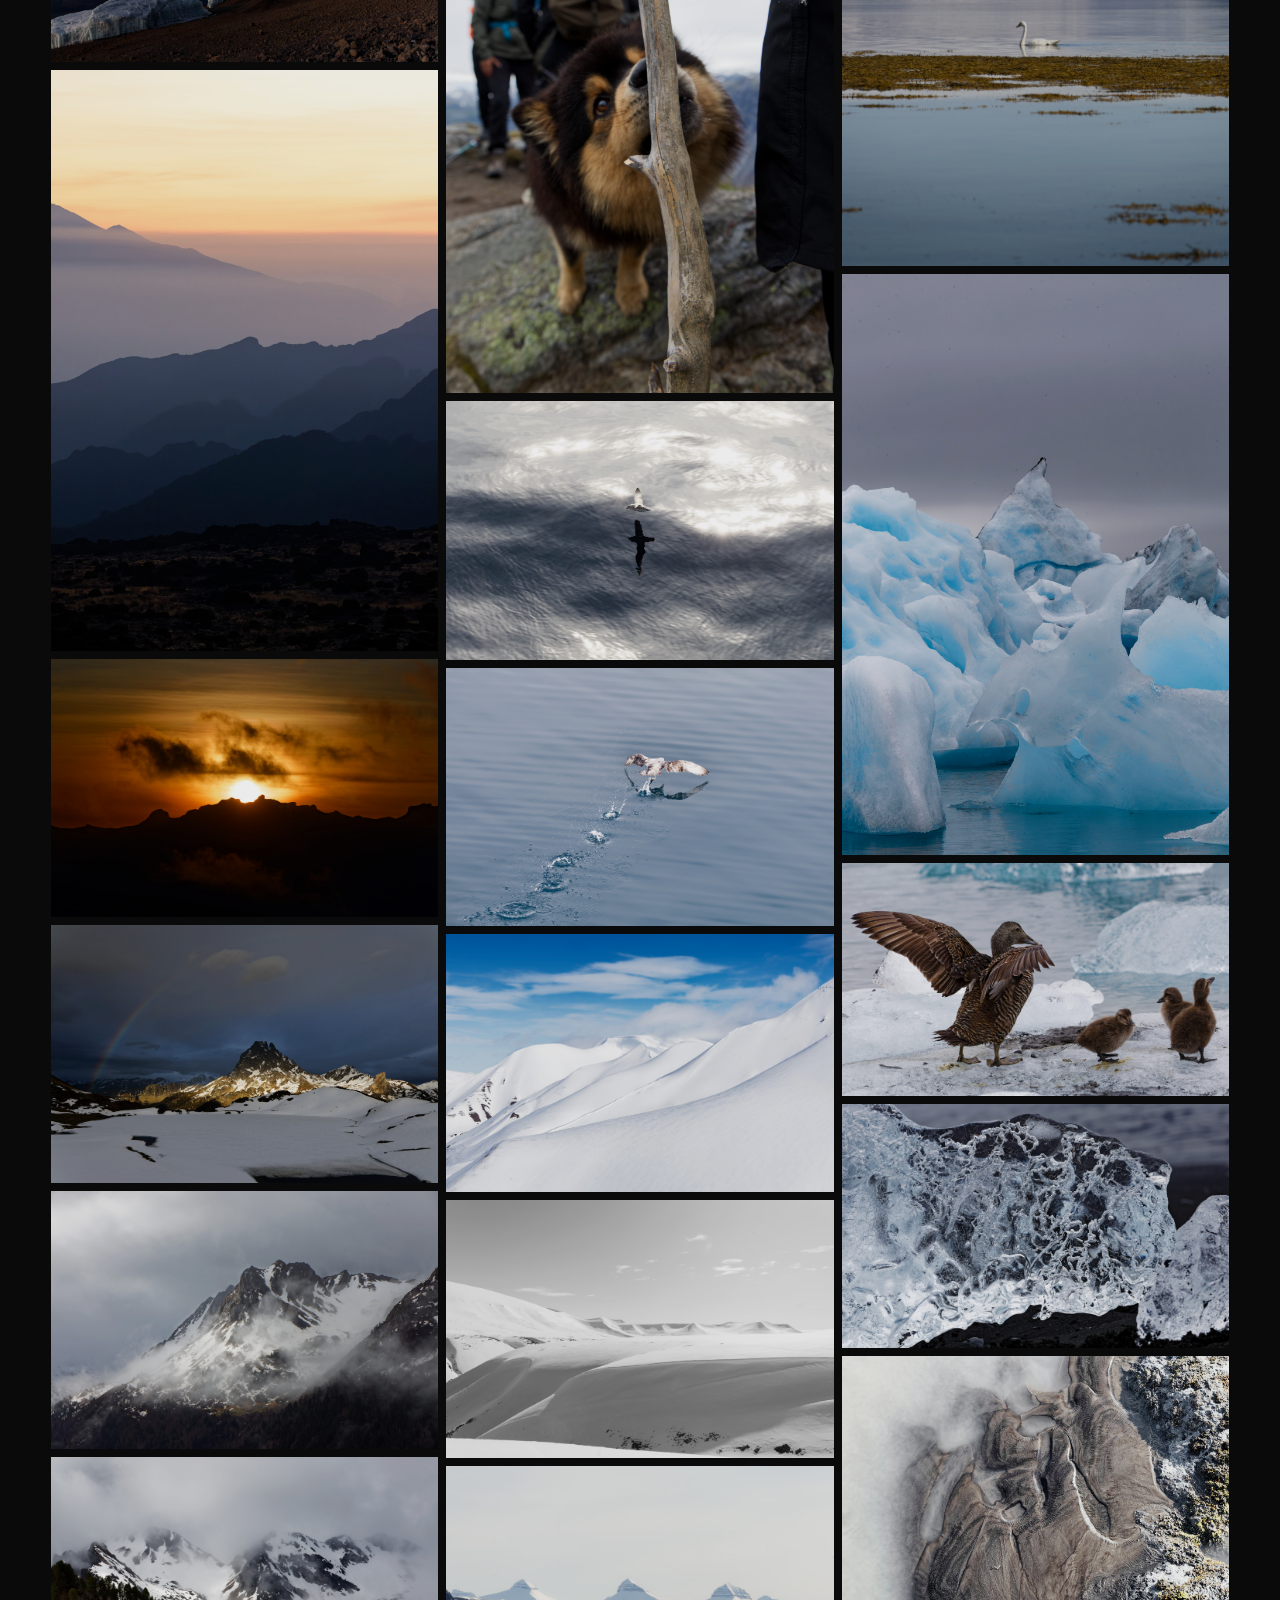
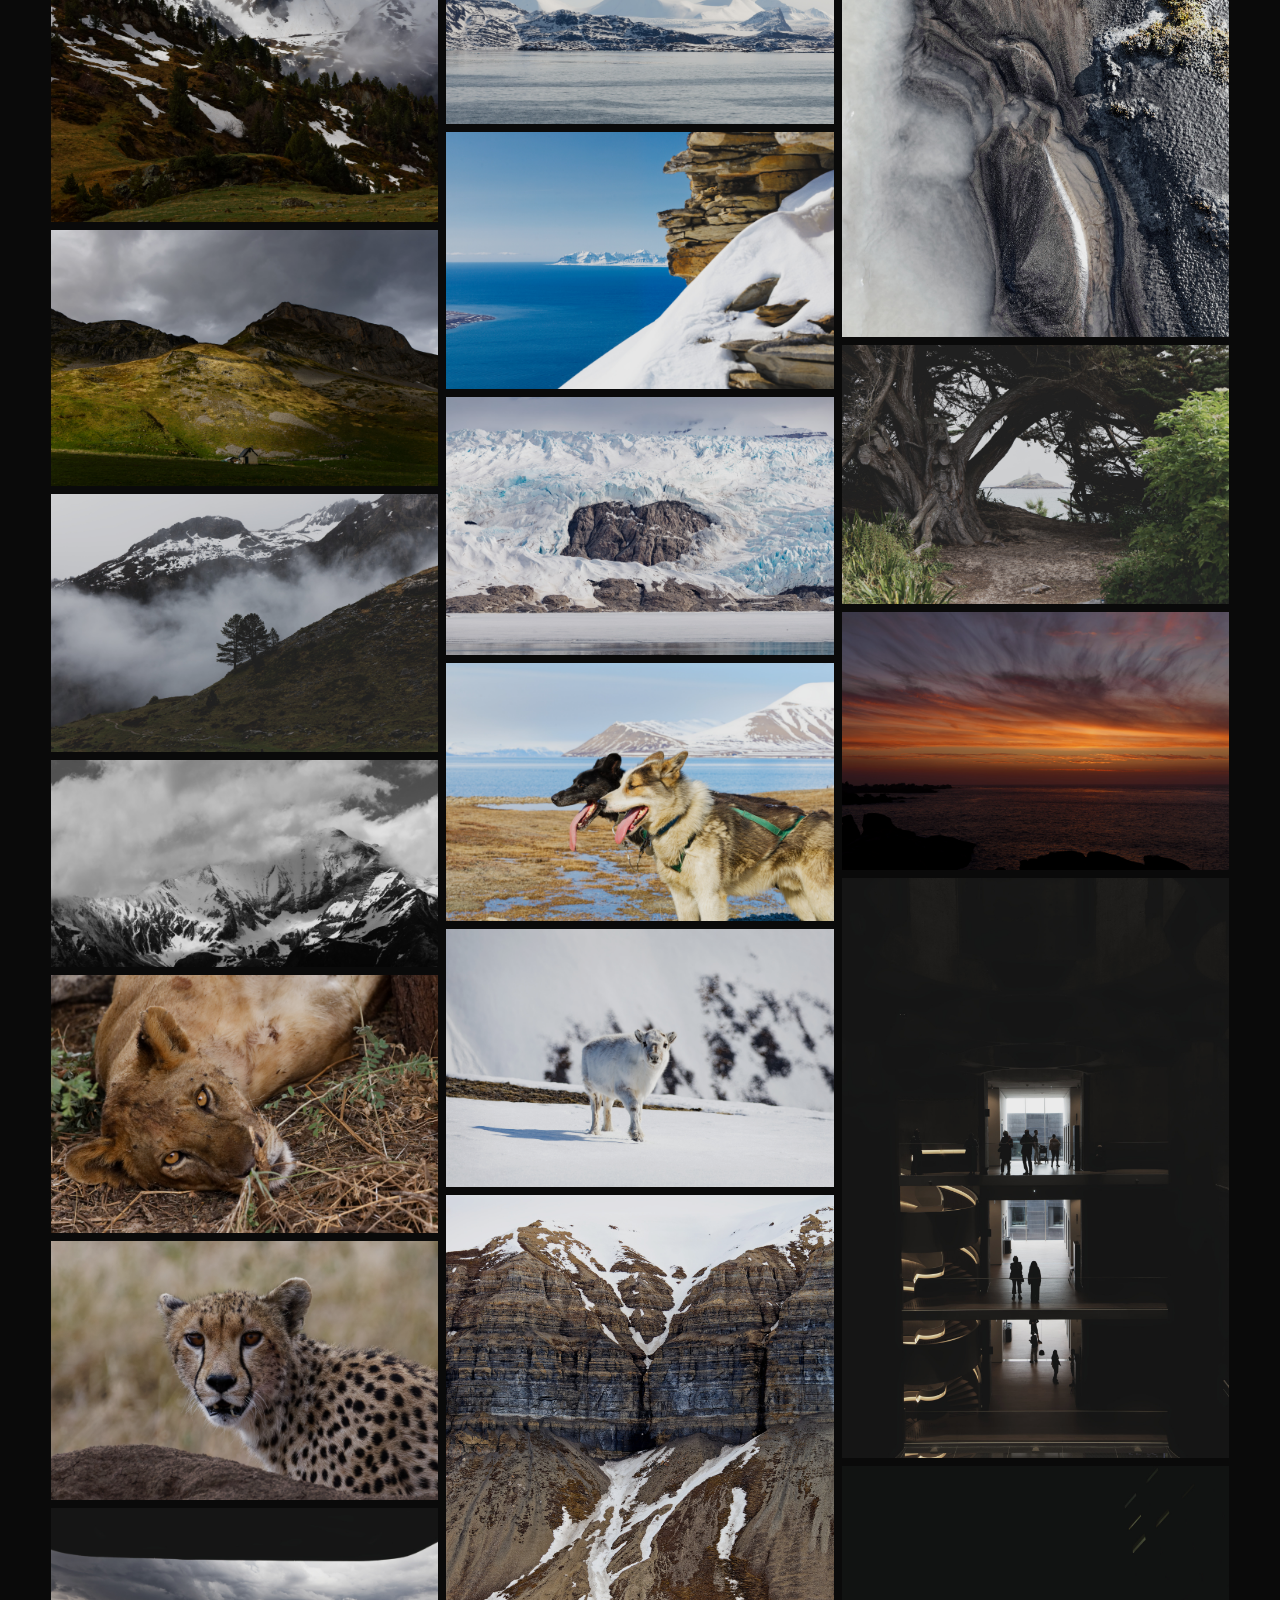
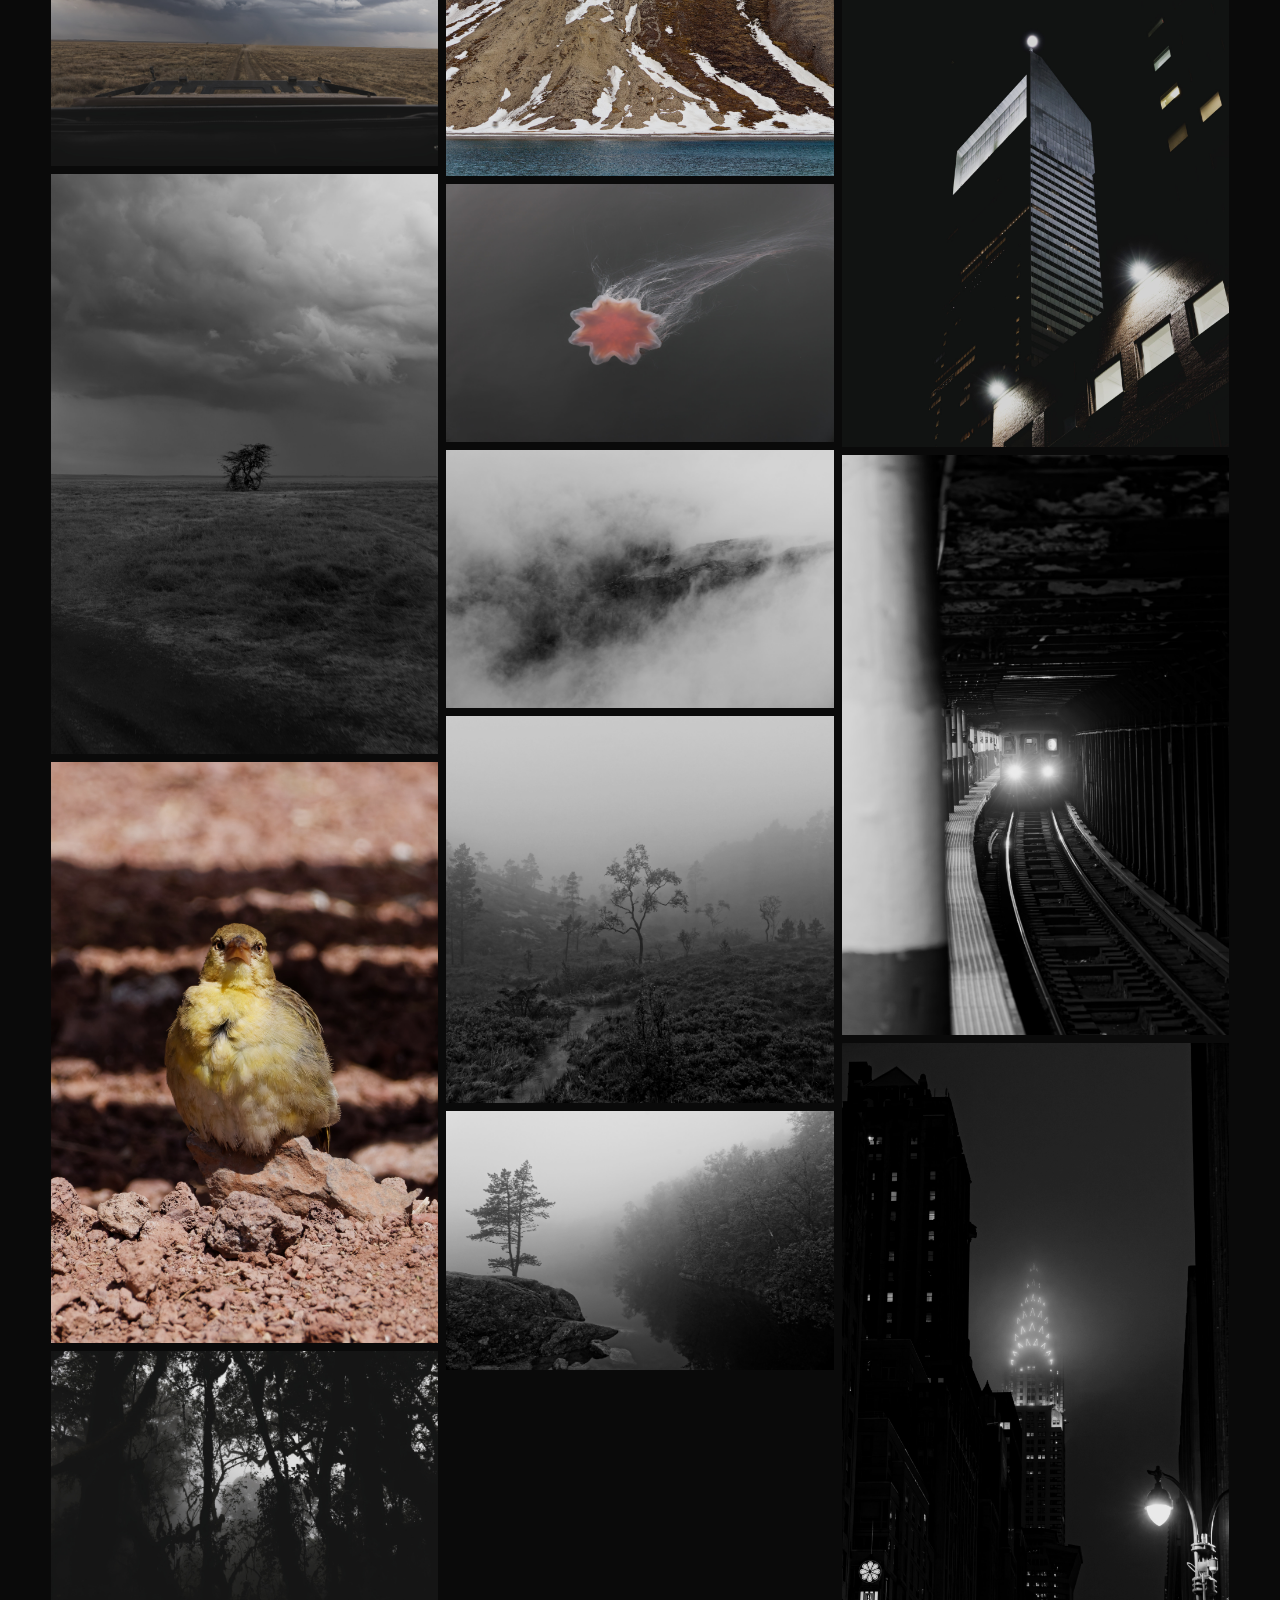
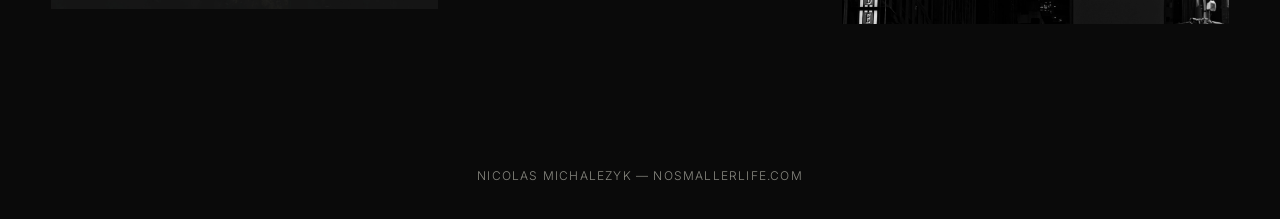
<file: photography.html>
<!DOCTYPE html>
<html lang="en">
<head>
    <meta charset="UTF-8">
    <meta name="viewport" content="width=device-width, initial-scale=1.0">
    <title>Photography — No Smaller Life</title>
    <link rel="stylesheet" href="style.css">
    <link rel="stylesheet" href="photography.css">
    <link href="https://fonts.googleapis.com/css2?family=Cormorant+Garamond:ital,wght@0,300;0,400;1,300;1,400&family=Inter:wght@300;400&display=swap" rel="stylesheet">
</head>
<body>

    <nav class="nav">
        <a href="index.html" class="nav-logo">No Smaller Life</a>
        <div class="nav-links">
            <a href="writing.html">Writing</a>
            <a href="actions-policies.html">Climate Measures</a>
            <a href="photography.html">Photography</a>
            <a href="about.html">About</a>
        </div>
    </nav>

    <main class="photography-main">

        <div class="photography-header">
            <h1>Photography</h1>
            <p>Arctic expeditions, high altitude, wildlife, and the world in between.</p>
        </div>

        <div class="photo-grid" id="photoGrid">

            <!-- SPOTLIGHT — always first -->
            <div class="photo-item spotlight">
                <img src="images/portfolio/IMG_3384_DxO_Nicolas.jpg" alt="" loading="eager">
            </div>

            <div class="photo-item"><img src="images/portfolio/EA6A3286_DxO_Nicolas.jpg" alt="" loading="lazy"></div>
            <div class="photo-item"><img src="images/portfolio/EA6A2598_DxO_Nicolas.jpg" alt="" loading="lazy"></div>
            <div class="photo-item"><img src="images/portfolio/IMG_9314_DxO_Nicolas.jpg" alt="" loading="lazy"></div>
            <div class="photo-item"><img src="images/portfolio/EA6A3033_DxO_Nicolas.jpg" alt="" loading="lazy"></div>
            <div class="photo-item"><img src="images/portfolio/EA6A2853_DxO_Nicolas_2.jpg" alt="" loading="lazy"></div>
            <div class="photo-item"><img src="images/portfolio/EA6A3328_DxO_Nicolas.jpg" alt="" loading="lazy"></div>
            <div class="photo-item"><img src="images/portfolio/EA6A3336_DxO_Nicolas.jpg" alt="" loading="lazy"></div>
            <div class="photo-item"><img src="images/portfolio/EA6A2948_DxO_Nicolas.jpg" alt="" loading="lazy"></div>
            <div class="photo-item"><img src="images/portfolio/EA6A2890_DxO_Nicolas.jpg" alt="" loading="lazy"></div>
            <div class="photo-item"><img src="images/portfolio/EA6A0870_DxO_Nicolas.jpg" alt="" loading="lazy"></div>
            <div class="photo-item"><img src="images/portfolio/EA6A1070_DxO_Nicolas.jpg" alt="" loading="lazy"></div>
            <div class="photo-item"><img src="images/portfolio/EA6A1118_DxO_Nicolas.jpg" alt="" loading="lazy"></div>
            <div class="photo-item"><img src="images/portfolio/EA6A0957_DxO_Nicolas.jpg" alt="" loading="lazy"></div>
            <div class="photo-item"><img src="images/portfolio/EA6A1022_DxO_Nicolas.jpg" alt="" loading="lazy"></div>
            <div class="photo-item"><img src="images/portfolio/EA6A1336_DxO_Nicolas.jpg" alt="" loading="lazy"></div>
            <div class="photo-item"><img src="images/portfolio/EA6A3619_DxO_Nicolas.jpg" alt="" loading="lazy"></div>
            <div class="photo-item"><img src="images/portfolio/EA6A3961_DxO_Nicolas.jpg" alt="" loading="lazy"></div>
            <div class="photo-item"><img src="images/portfolio/EA6A3786_DxO_Nicolas_1.jpg" alt="" loading="lazy"></div>
            <div class="photo-item"><img src="images/portfolio/EA6A3793_DxO_Nicolas_2.jpg" alt="" loading="lazy"></div>
            <div class="photo-item"><img src="images/portfolio/EA6A4491_DxO_Nicolas.jpg" alt="" loading="lazy"></div>
            <div class="photo-item"><img src="images/portfolio/EA6A3437_DxO_Nicolas_1.jpg" alt="" loading="lazy"></div>
            <div class="photo-item"><img src="images/portfolio/EA6A3027_DxO_Nicolas.jpg" alt="" loading="lazy"></div>
            <div class="photo-item"><img src="images/portfolio/EA6A2797_DxO_Nicolas_2.jpg" alt="" loading="lazy"></div>
            <div class="photo-item"><img src="images/portfolio/EA6A5866_DxO_Nicolas.jpg" alt="" loading="lazy"></div>
            <div class="photo-item"><img src="images/portfolio/EA6A1635_DxO_Nicolas.jpg" alt="" loading="lazy"></div>
            <div class="photo-item"><img src="images/portfolio/EA6A5136_DxO_Nicolas.jpg" alt="" loading="lazy"></div>
            <div class="photo-item"><img src="images/portfolio/EA6A5238_DxO_Nicolas.jpg" alt="" loading="lazy"></div>
            <div class="photo-item"><img src="images/portfolio/EA6A6833_DxO_Nicolas.jpg" alt="" loading="lazy"></div>
            <div class="photo-item"><img src="images/portfolio/IMG_3586_DxO_Nicolas.jpg" alt="" loading="lazy"></div>
            <div class="photo-item"><img src="images/portfolio/IMG_5100_DxO_Nicolas.jpg" alt="" loading="lazy"></div>
            <div class="photo-item"><img src="images/portfolio/IMG_4065_DxO_Nicolas.jpg" alt="" loading="lazy"></div>
            <div class="photo-item"><img src="images/portfolio/IMG_4634_DxO_Nicolas.jpg" alt="" loading="lazy"></div>
            <div class="photo-item"><img src="images/portfolio/IMG_3477_DxO_Nicolas.jpg" alt="" loading="lazy"></div>
            <div class="photo-item"><img src="images/portfolio/IMG_4048_DxO_Nicolas.jpg" alt="" loading="lazy"></div>
            <div class="photo-item"><img src="images/portfolio/IMG_5151_DxO_Nicolas.jpg" alt="" loading="lazy"></div>
            <div class="photo-item"><img src="images/portfolio/IMG_4205_DxO_Nicolas.jpg" alt="" loading="lazy"></div>
            <div class="photo-item"><img src="images/portfolio/IMG_4656_DxO_Nicolas.jpg" alt="" loading="lazy"></div>
            <div class="photo-item"><img src="images/portfolio/IMG_4890_DxO_Nicolas.jpg" alt="" loading="lazy"></div>
            <div class="photo-item"><img src="images/portfolio/EA6A6499_DxO_Nicolas.jpg" alt="" loading="lazy"></div>
            <div class="photo-item"><img src="images/portfolio/EA6A6574_DxO_Nicolas.jpg" alt="" loading="lazy"></div>
            <div class="photo-item"><img src="images/portfolio/EA6A6534_DxO_Nicolas.jpg" alt="" loading="lazy"></div>
            <div class="photo-item"><img src="images/portfolio/EA6A6547_DxO_Nicolas.jpg" alt="" loading="lazy"></div>
            <div class="photo-item"><img src="images/portfolio/EA6A6687_DxO_Nicolas.jpg" alt="" loading="lazy"></div>
            <div class="photo-item"><img src="images/portfolio/IMG_1482_DxO_Nicolas.jpg" alt="" loading="lazy"></div>
            <div class="photo-item"><img src="images/portfolio/IMG_6689_DxO_Nicolas.jpg" alt="" loading="lazy"></div>
            <div class="photo-item"><img src="images/portfolio/IMG_6678_DxO_Nicolas.jpg" alt="" loading="lazy"></div>
            <div class="photo-item"><img src="images/portfolio/IMG_6585_DxO_Nicolas.jpg" alt="" loading="lazy"></div>
            <div class="photo-item"><img src="images/portfolio/IMG_1603_DxO_Nicolas.jpg" alt="" loading="lazy"></div>
            <div class="photo-item"><img src="images/portfolio/IMG_0679_DxO_Nicolas.jpg" alt="" loading="lazy"></div>
            <div class="photo-item"><img src="images/portfolio/IMG_8379_DxO_Nicolas.jpg" alt="" loading="lazy"></div>
            <div class="photo-item"><img src="images/portfolio/IMG_8316_DxO_Nicolas.jpg" alt="" loading="lazy"></div>
            <div class="photo-item"><img src="images/portfolio/IMG_8450_DxO_Nicolas.jpg" alt="" loading="lazy"></div>
            <div class="photo-item"><img src="images/portfolio/IMG_9226_DxO_Nicolas.jpg" alt="" loading="lazy"></div>
            <div class="photo-item"><img src="images/portfolio/EA6A5813_DxO_Nicolas.jpg" alt="" loading="lazy"></div>
            <div class="photo-item"><img src="images/portfolio/EA6A7222_DxO_Nicolas.jpg" alt="" loading="lazy"></div>
            <div class="photo-item"><img src="images/portfolio/EA6A6363_DxO_Nicolas.jpg" alt="" loading="lazy"></div>
            <div class="photo-item"><img src="images/portfolio/EA6A7720_DxO_Nicolas.jpg" alt="" loading="lazy"></div>
            <div class="photo-item"><img src="images/portfolio/EA6A7845_DxO_Nicolas.jpg" alt="" loading="lazy"></div>
            <div class="photo-item"><img src="images/portfolio/EA6A8323_DxO_Nicolas.jpg" alt="" loading="lazy"></div>
        </div>

    </main>

    <footer>
        <p>Nicolas Michalezyk &mdash; nosmallerlife.com</p>
    </footer>

</body>
</html>
</file>
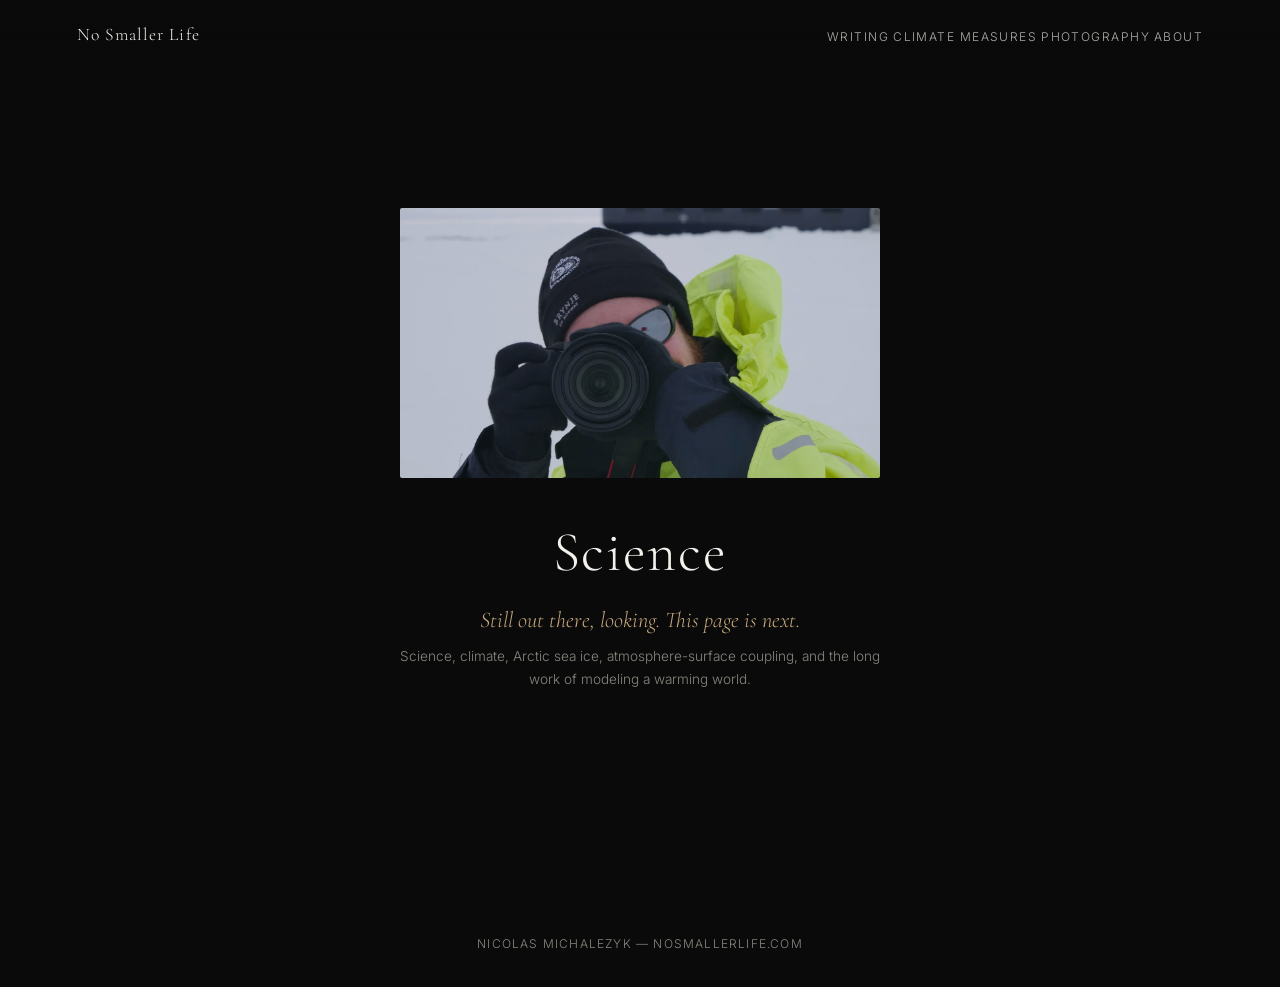
<file: science.html>
<!DOCTYPE html>
<html lang="en">
<head>
    <meta charset="UTF-8">
    <meta name="viewport" content="width=device-width, initial-scale=1.0">
    <title>Science — No Smaller Life</title>
    <link rel="stylesheet" href="style.css">
    <link rel="stylesheet" href="placeholder.css">
    <link href="https://fonts.googleapis.com/css2?family=Cormorant+Garamond:ital,wght@0,300;0,400;1,300;1,400&family=Inter:wght@300;400&display=swap" rel="stylesheet">
</head>
<body>

    <nav class="nav">
        <a href="index.html" class="nav-logo">No Smaller Life</a>
        <div class="nav-links">
            <a href="writing.html">Writing</a>
            <a href="actions-policies.html">Climate Measures</a>
            <a href="photography.html">Photography</a>
            <a href="about.html">About</a>
        </div>
    </nav>

    <main class="placeholder-main">
        <div class="placeholder-image">
            <img src="images/placeholder.jpg" alt="">
        </div>
        <div class="placeholder-content">
            <h1>Science</h1>
            <p class="placeholder-line">Still out there, looking. This page is next.</p>
            <p class="placeholder-sub">Science, climate, Arctic sea ice, atmosphere-surface coupling, and the long work of modeling a warming world.</p>
        </div>
    </main>

    <footer>
        <p>Nicolas Michalezyk &mdash; nosmallerlife.com</p>
    </footer>

</body>
</html>
</file>
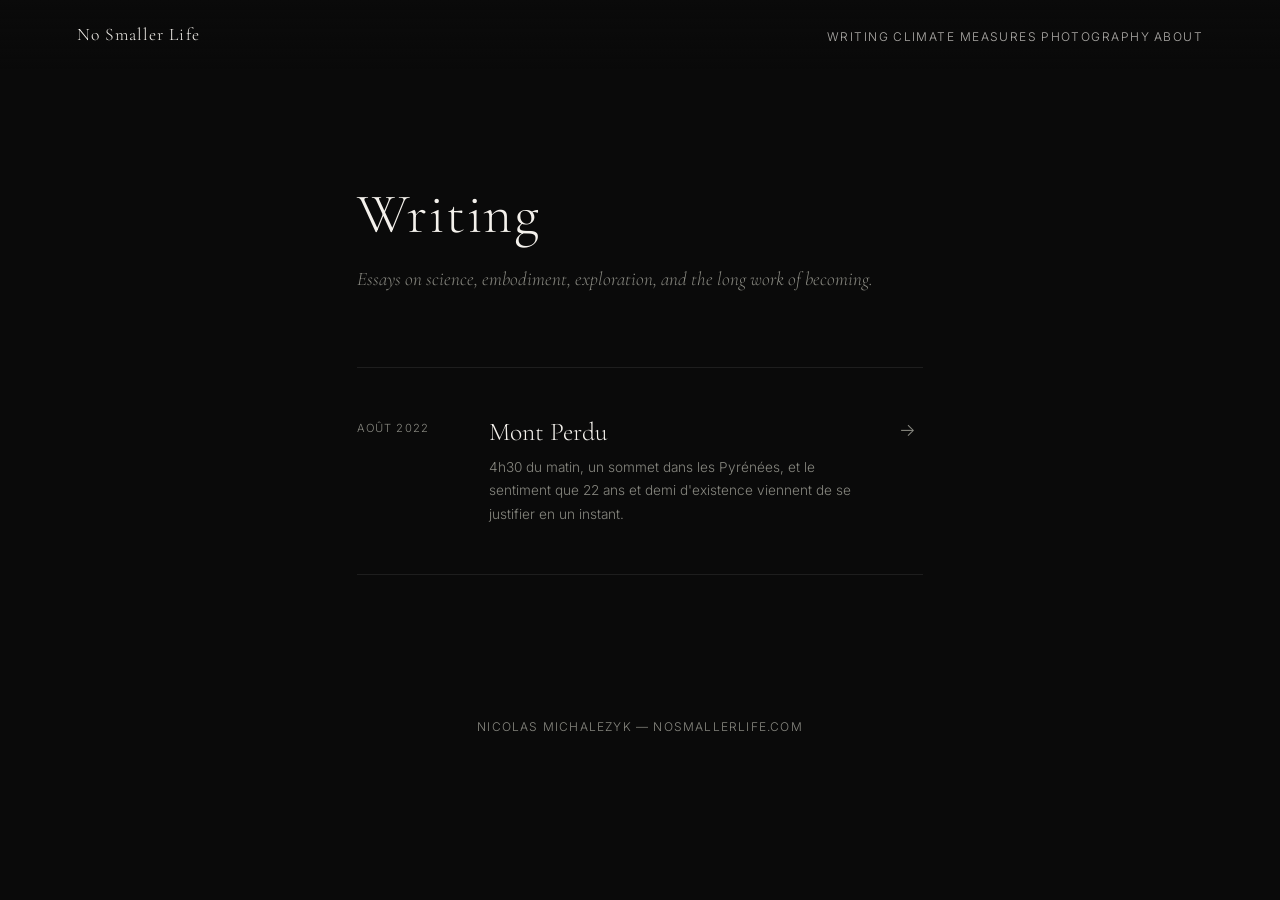
<file: writing.html>
<!DOCTYPE html>
<html lang="en">
<head>
    <meta charset="UTF-8">
    <meta name="viewport" content="width=device-width, initial-scale=1.0">
    <title>Writing — No Smaller Life</title>
    <link rel="stylesheet" href="style.css">
    <link rel="stylesheet" href="writing.css">
    <link href="https://fonts.googleapis.com/css2?family=Cormorant+Garamond:ital,wght@0,300;0,400;1,300;1,400&family=Inter:wght@300;400&display=swap" rel="stylesheet">
</head>
<body>

    <nav class="nav">
        <a href="index.html" class="nav-logo">No Smaller Life</a>
        <div class="nav-links">
            <a href="writing.html">Writing</a>
            <a href="actions-policies.html">Climate Measures</a>
            <a href="photography.html">Photography</a>
            <a href="about.html">About</a>
        </div>
    </nav>

    <main class="writing-main">

        <div class="writing-header">
            <h1>Writing</h1>
            <p>Essays on science, embodiment, exploration, and the long work of becoming.</p>
        </div>

        <div class="essay-list">

            <a href="writing/mont-perdu.html" class="essay-item">
                            <div class="essay-meta">
                                <span class="essay-date">Août 2022</span>
                            </div>
                            <div class="essay-body">
                                <h2>Mont Perdu</h2>
                                <p>4h30 du matin, un sommet dans les Pyrénées, et le sentiment que 22 ans et demi d'existence viennent de se justifier en un instant.</p>
                            </div>
                            <span class="essay-arrow">→</span>
                        </a>

        </div>

    </main>

    <footer>
        <p>Nicolas Michalezyk &mdash; nosmallerlife.com</p>
    </footer>

</body>
</html>
</file>
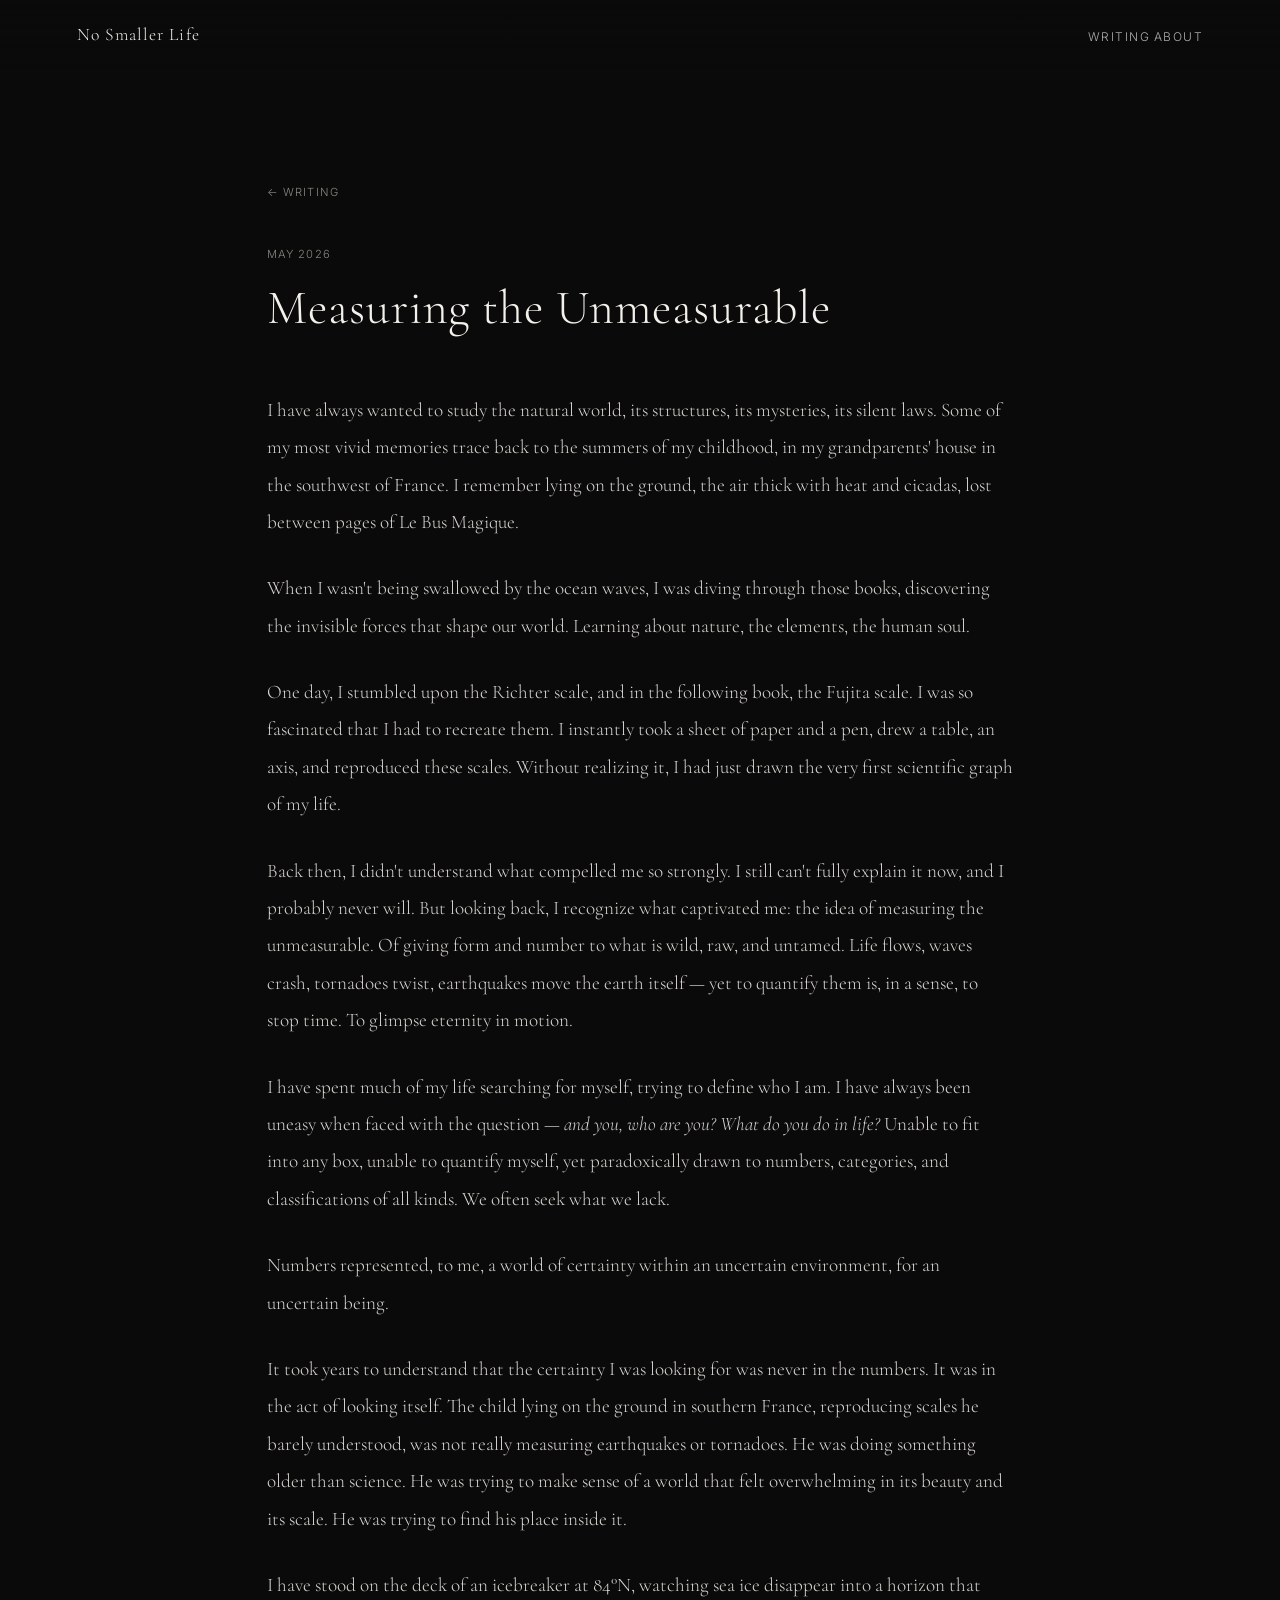
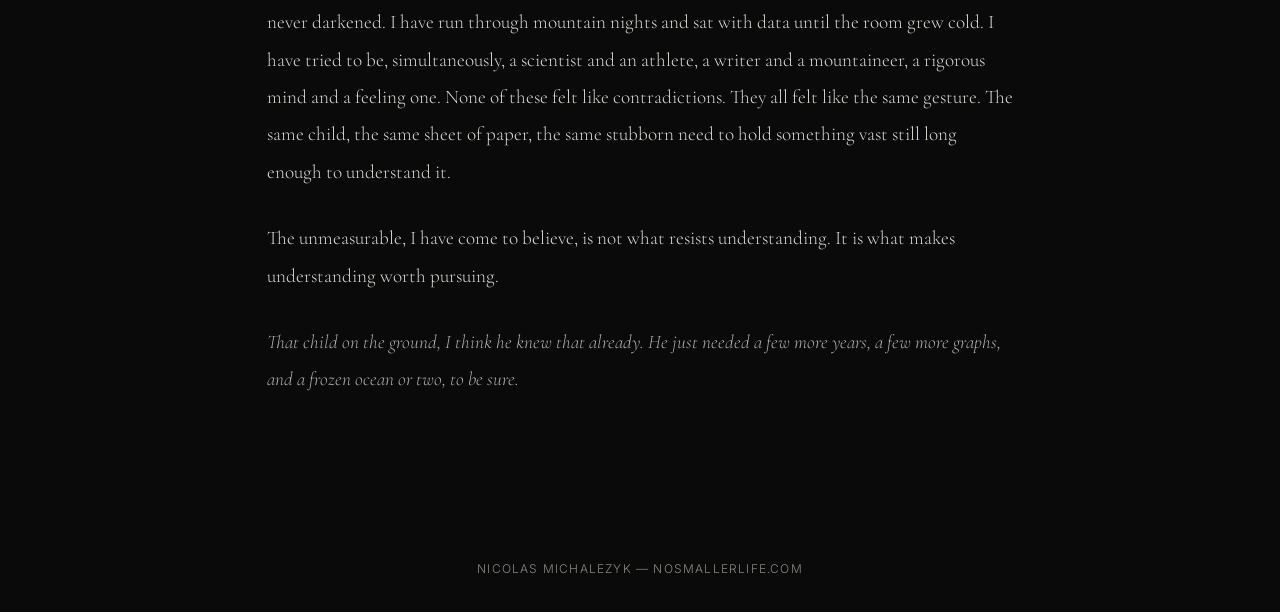
<file: writing/measuring-the-unmeasurable.html>
<!DOCTYPE html>
<html lang="en">
<head>
    <meta charset="UTF-8">
    <meta name="viewport" content="width=device-width, initial-scale=1.0">
    <title>Measuring the Unmeasurable — No Smaller Life</title>
    <link rel="stylesheet" href="../style.css">
    <link rel="stylesheet" href="../writing.css">
    <link href="https://fonts.googleapis.com/css2?family=Cormorant+Garamond:ital,wght@0,300;0,400;1,300;1,400&family=Inter:wght@300;400&display=swap" rel="stylesheet">
</head>
<body>

    <nav class="nav">
        <a href="../index.html" class="nav-logo">No Smaller Life</a>
        <div class="nav-links">
            <a href="../writing.html">Writing</a>
            <a href="../about.html">About</a>
        </div>
    </nav>

    <article class="essay-page">

        <header class="essay-page-header">
            <a href="../writing.html" class="essay-page-back">← Writing</a>
            <p class="essay-page-date">May 2026</p>
            <h1>Measuring the Unmeasurable</h1>
        </header>

        <div class="essay-body-text">

            <p>I have always wanted to study the natural world, its structures, its mysteries, its silent laws. Some of my most vivid memories trace back to the summers of my childhood, in my grandparents' house in the southwest of France. I remember lying on the ground, the air thick with heat and cicadas, lost between pages of Le Bus Magique.</p>

            <p>When I wasn't being swallowed by the ocean waves, I was diving through those books, discovering the invisible forces that shape our world. Learning about nature, the elements, the human soul.</p>

            <p>One day, I stumbled upon the Richter scale, and in the following book, the Fujita scale. I was so fascinated that I had to recreate them. I instantly took a sheet of paper and a pen, drew a table, an axis, and reproduced these scales. Without realizing it, I had just drawn the very first scientific graph of my life.</p>

            <p>Back then, I didn't understand what compelled me so strongly. I still can't fully explain it now, and I probably never will. But looking back, I recognize what captivated me: the idea of measuring the unmeasurable. Of giving form and number to what is wild, raw, and untamed. Life flows, waves crash, tornadoes twist, earthquakes move the earth itself — yet to quantify them is, in a sense, to stop time. To glimpse eternity in motion.</p>

            <p>I have spent much of my life searching for myself, trying to define who I am. I have always been uneasy when faced with the question — <em>and you, who are you? What do you do in life?</em> Unable to fit into any box, unable to quantify myself, yet paradoxically drawn to numbers, categories, and classifications of all kinds. We often seek what we lack.</p>

            <p>Numbers represented, to me, a world of certainty within an uncertain environment, for an uncertain being.</p>

            <p>It took years to understand that the certainty I was looking for was never in the numbers. It was in the act of looking itself. The child lying on the ground in southern France, reproducing scales he barely understood, was not really measuring earthquakes or tornadoes. He was doing something older than science. He was trying to make sense of a world that felt overwhelming in its beauty and its scale. He was trying to find his place inside it.</p>

            <p>I have stood on the deck of an icebreaker at 84°N, watching sea ice disappear into a horizon that never darkened. I have run through mountain nights and sat with data until the room grew cold. I have tried to be, simultaneously, a scientist and an athlete, a writer and a mountaineer, a rigorous mind and a feeling one. None of these felt like contradictions. They all felt like the same gesture. The same child, the same sheet of paper, the same stubborn need to hold something vast still long enough to understand it.</p>

            <p>The unmeasurable, I have come to believe, is not what resists understanding. It is what makes understanding worth pursuing.</p>

            <p class="italic">That child on the ground, I think he knew that already. He just needed a few more years, a few more graphs, and a frozen ocean or two, to be sure.</p>

        </div>

    </article>

    <footer>
        <p>Nicolas Michalezyk &mdash; nosmallerlife.com</p>
    </footer>

</body>
</html>
</file>
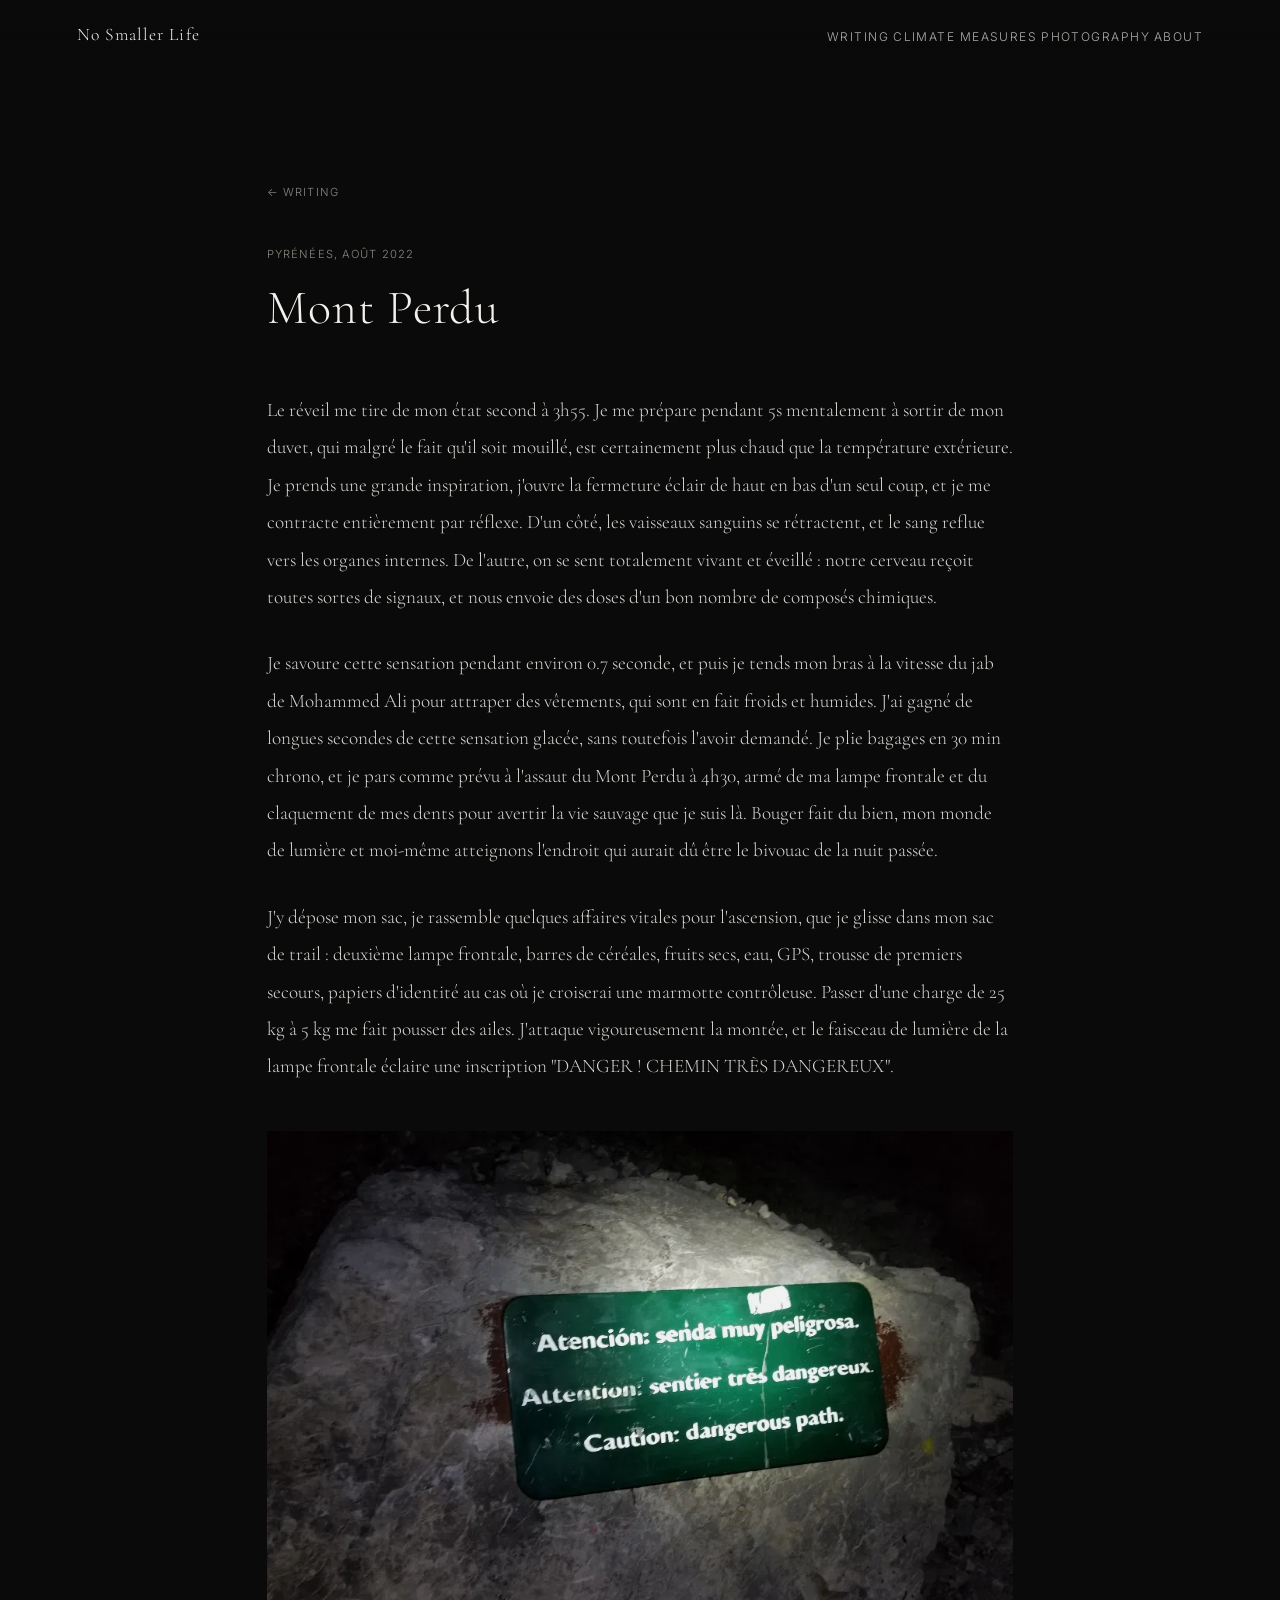
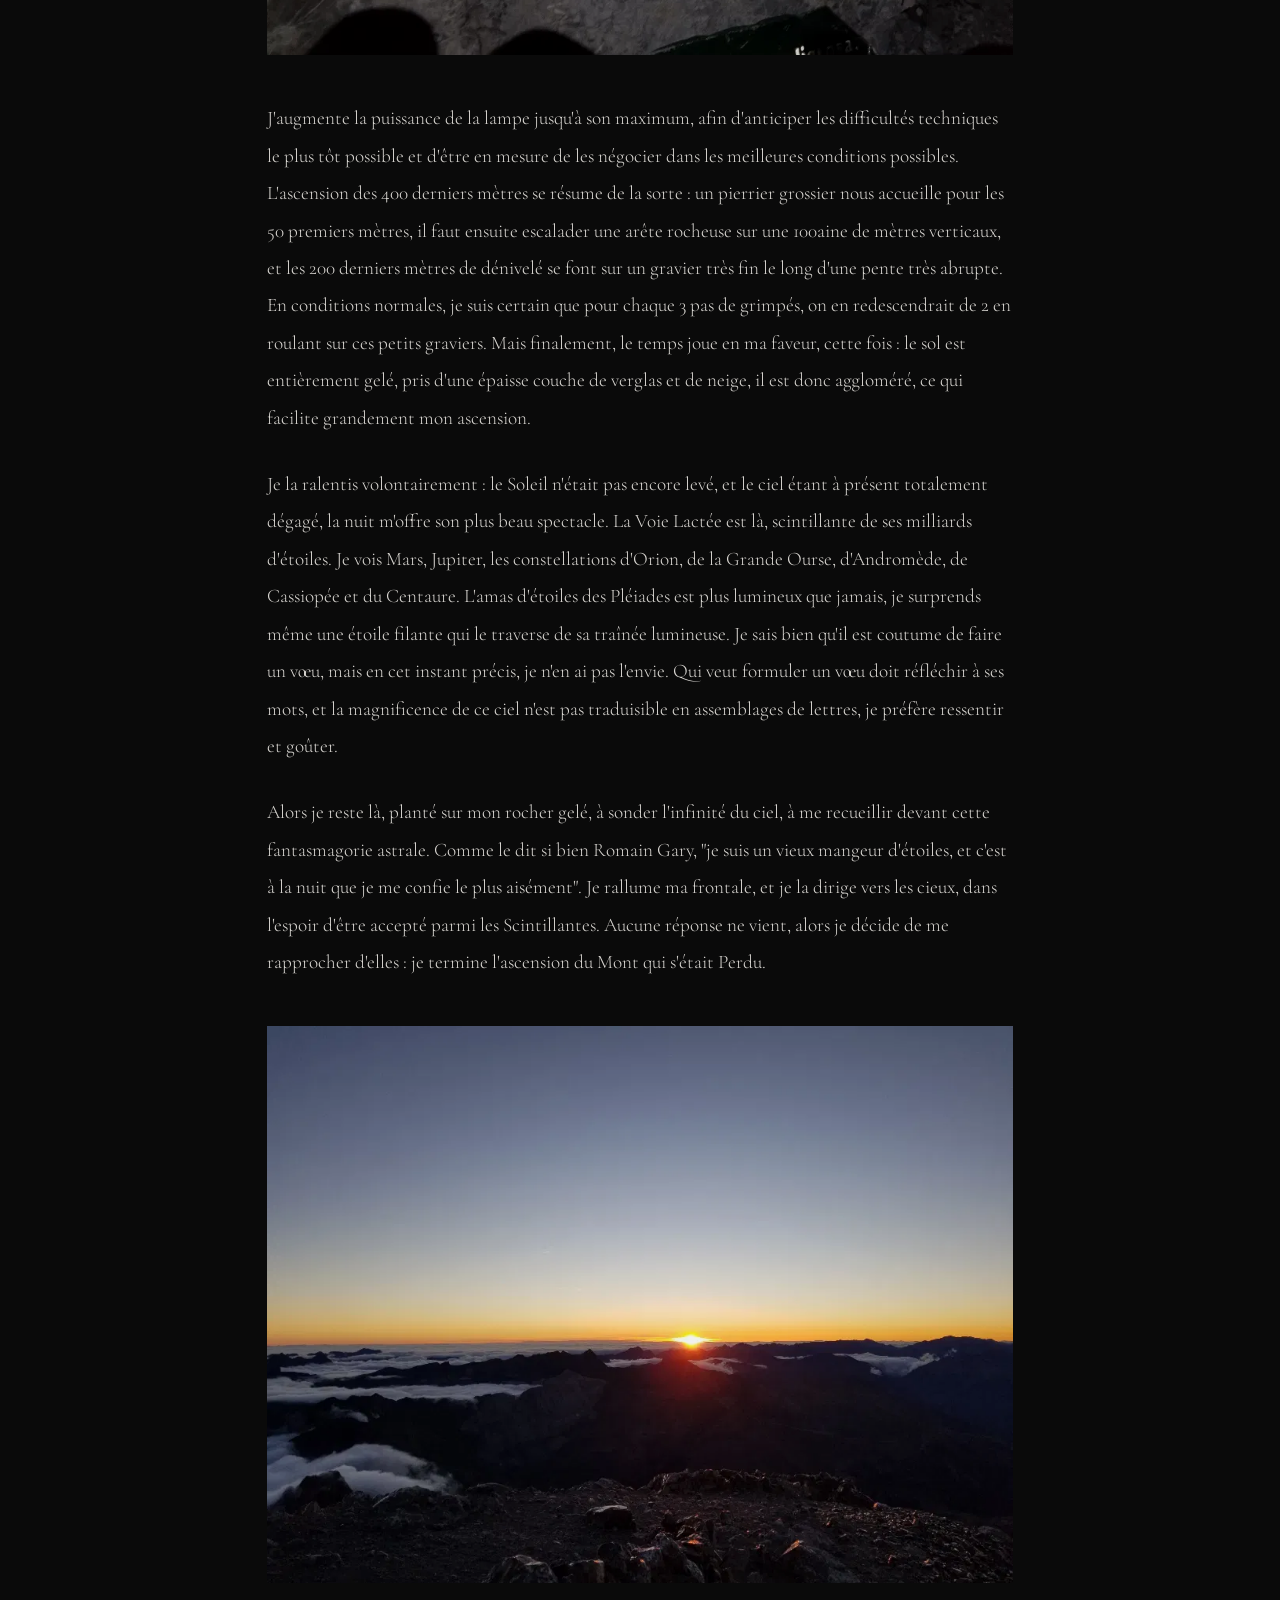
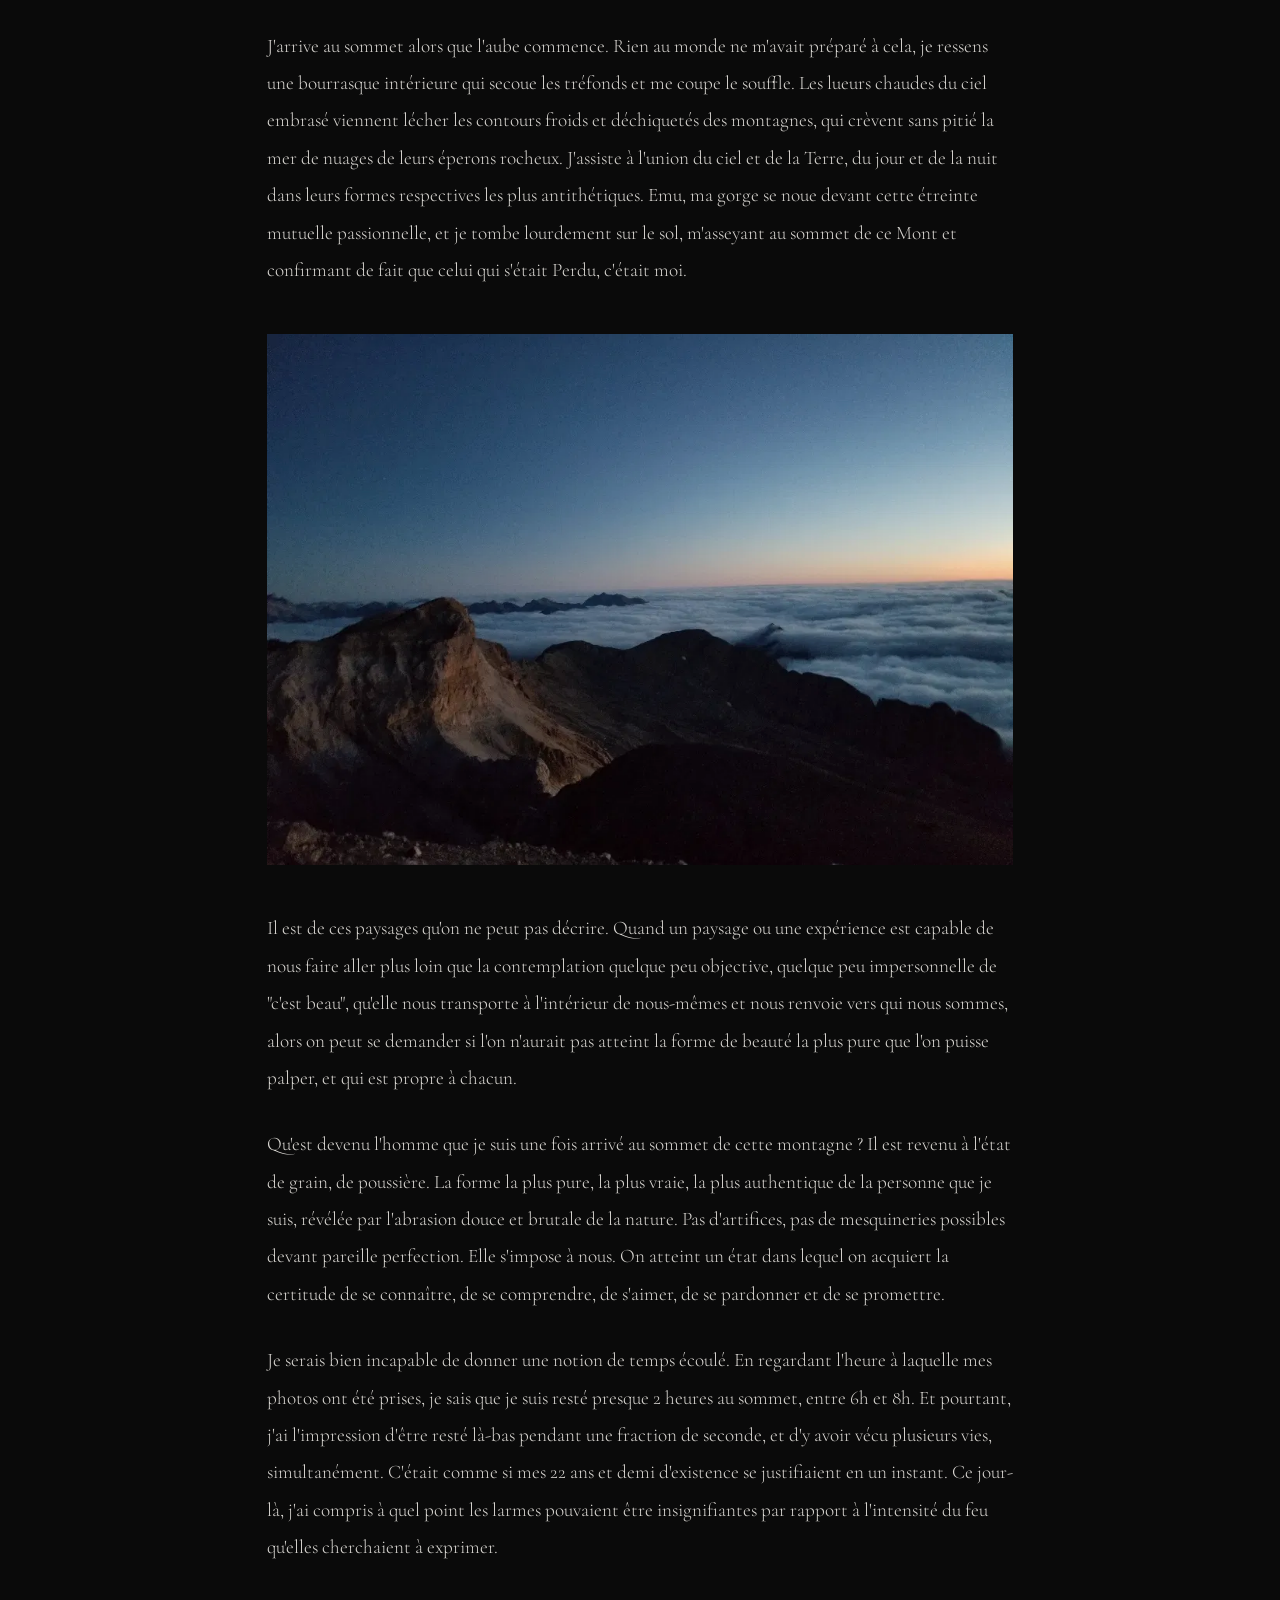
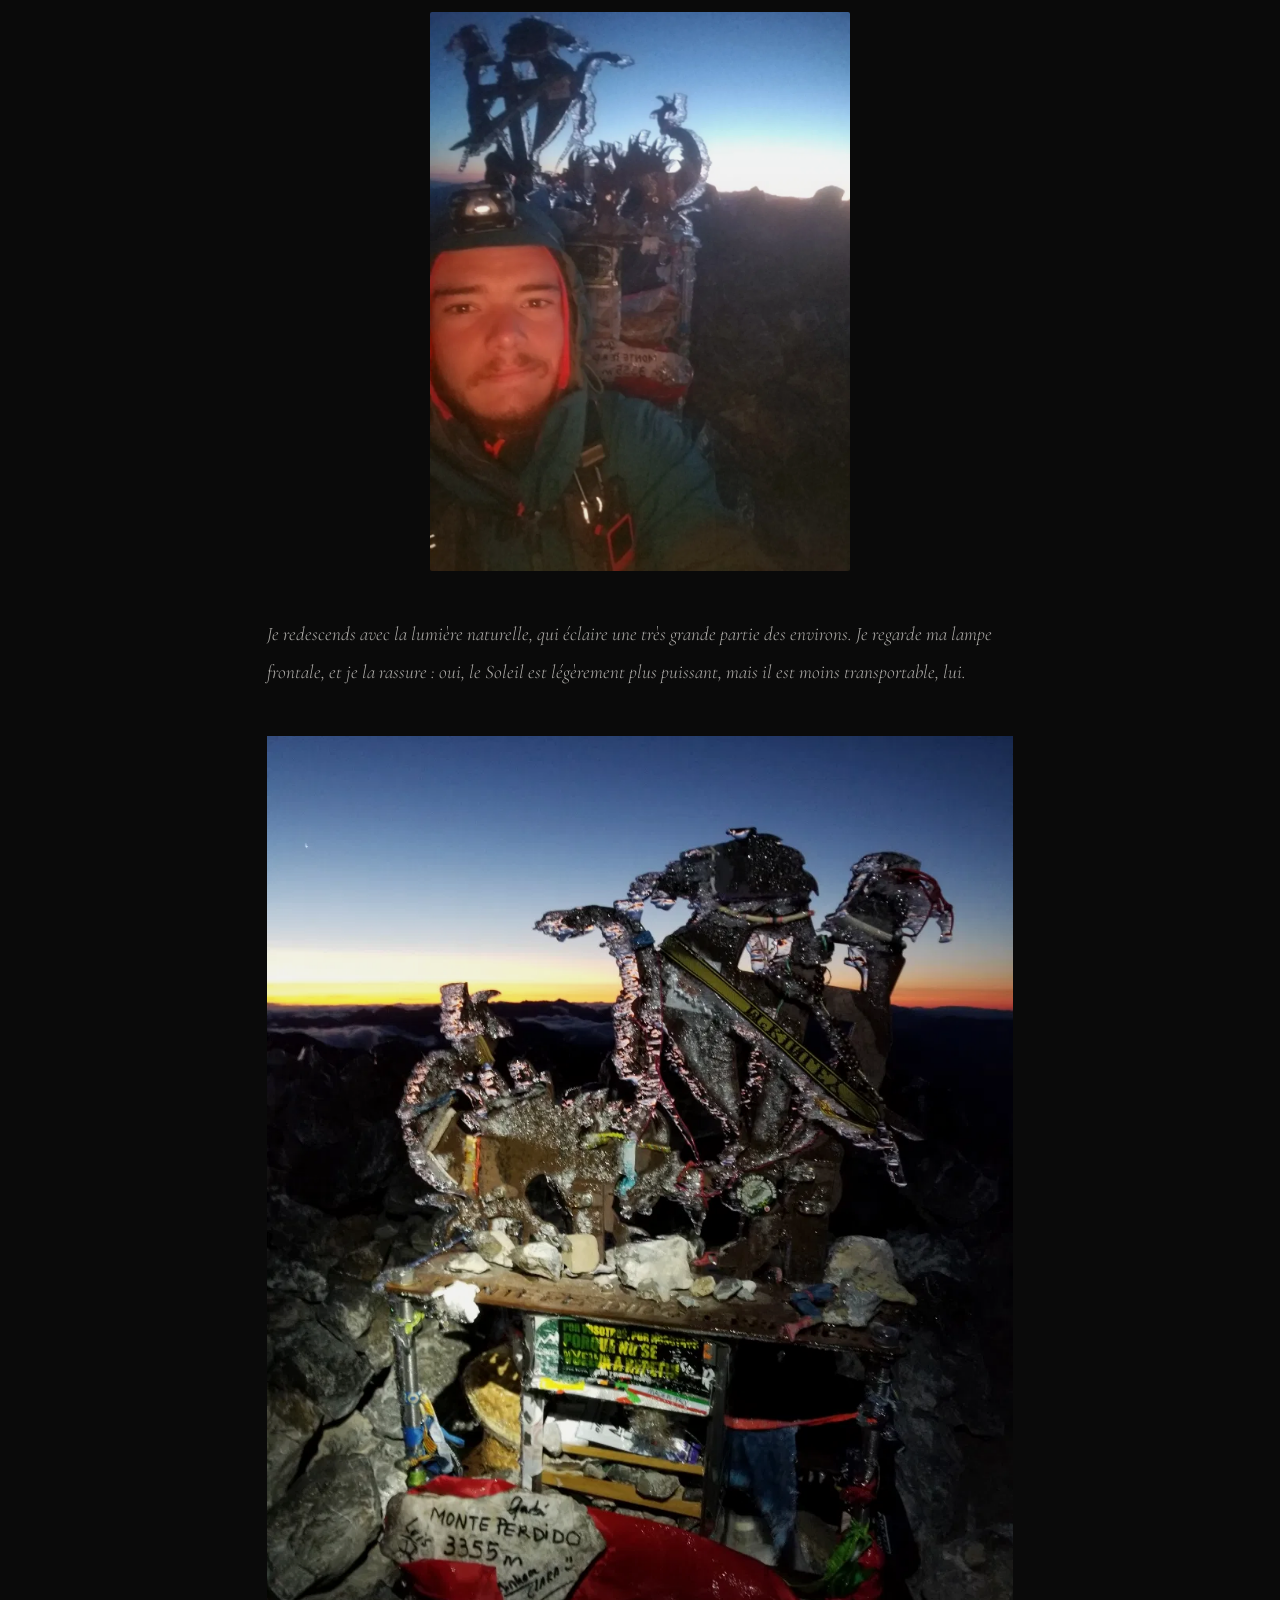
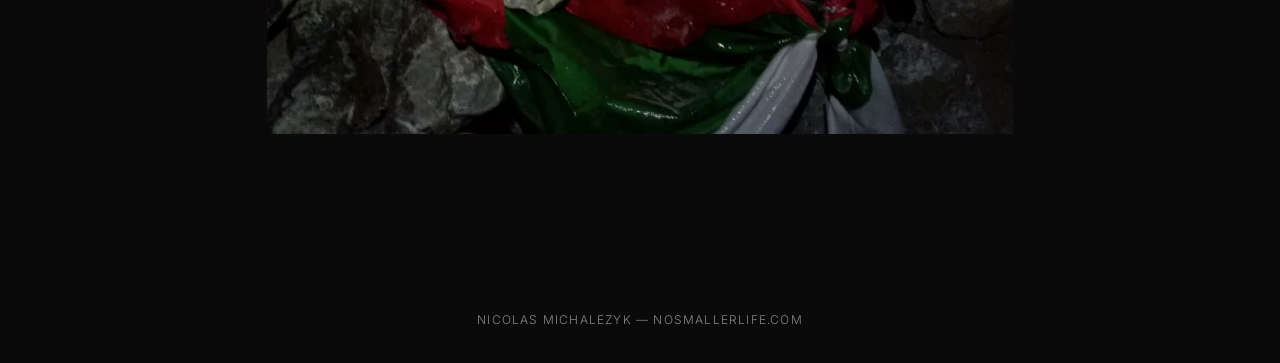
<file: writing/mont-perdu.html>
<!DOCTYPE html>
<html lang="fr">
<head>
    <meta charset="UTF-8">
    <meta name="viewport" content="width=device-width, initial-scale=1.0">
    <title>Mont Perdu — No Smaller Life</title>
    <link rel="stylesheet" href="../style.css">
    <link rel="stylesheet" href="../writing.css">
    <link href="https://fonts.googleapis.com/css2?family=Cormorant+Garamond:ital,wght@0,300;0,400;1,300;1,400&family=Inter:wght@300;400&display=swap" rel="stylesheet">
</head>
<body>

    <nav class="nav">
        <a href="../index.html" class="nav-logo">No Smaller Life</a>
        <div class="nav-links">
            <a href="../writing.html">Writing</a>
            <a href="../actions-policies.html">Climate Measures</a>
            <a href="../photography.html">Photography</a>
            <a href="../about.html">About</a>
        </div>
    </nav>

    <article class="essay-page">

        <header class="essay-page-header">
            <a href="../writing.html" class="essay-page-back">← Writing</a>
            <p class="essay-page-date">Pyrénées, août 2022</p>
            <h1>Mont Perdu</h1>
        </header>

<div class="essay-body-text">

            <p>Le réveil me tire de mon état second à 3h55. Je me prépare pendant 5s mentalement à sortir de mon duvet, qui malgré le fait qu'il soit mouillé, est certainement plus chaud que la température extérieure. Je prends une grande inspiration, j'ouvre la fermeture éclair de haut en bas d'un seul coup, et je me contracte entièrement par réflexe. D'un côté, les vaisseaux sanguins se rétractent, et le sang reflue vers les organes internes. De l'autre, on se sent totalement vivant et éveillé : notre cerveau reçoit toutes sortes de signaux, et nous envoie des doses d'un bon nombre de composés chimiques.</p>

            <p>Je savoure cette sensation pendant environ 0.7 seconde, et puis je tends mon bras à la vitesse du jab de Mohammed Ali pour attraper des vêtements, qui sont en fait froids et humides. J'ai gagné de longues secondes de cette sensation glacée, sans toutefois l'avoir demandé. Je plie bagages en 30 min chrono, et je pars comme prévu à l'assaut du Mont Perdu à 4h30, armé de ma lampe frontale et du claquement de mes dents pour avertir la vie sauvage que je suis là. Bouger fait du bien, mon monde de lumière et moi-même atteignons l'endroit qui aurait dû être le bivouac de la nuit passée.</p>

            <p>J'y dépose mon sac, je rassemble quelques affaires vitales pour l'ascension, que je glisse dans mon sac de trail : deuxième lampe frontale, barres de céréales, fruits secs, eau, GPS, trousse de premiers secours, papiers d'identité au cas où je croiserai une marmotte contrôleuse. Passer d'une charge de 25 kg à 5 kg me fait pousser des ailes. J'attaque vigoureusement la montée, et le faisceau de lumière de la lampe frontale éclaire une inscription "DANGER ! CHEMIN TRÈS DANGEREUX".</p>

            <div class="essay-image">
                <img src="../images/mont-perdu/dangerous_path.jpg" alt="Panneau de danger sur le sentier, Mont Perdu">
            </div>

            <p>J'augmente la puissance de la lampe jusqu'à son maximum, afin d'anticiper les difficultés techniques le plus tôt possible et d'être en mesure de les négocier dans les meilleures conditions possibles. L'ascension des 400 derniers mètres se résume de la sorte : un pierrier grossier nous accueille pour les 50 premiers mètres, il faut ensuite escalader une arête rocheuse sur une 100aine de mètres verticaux, et les 200 derniers mètres de dénivelé se font sur un gravier très fin le long d'une pente très abrupte. En conditions normales, je suis certain que pour chaque 3 pas de grimpés, on en redescendrait de 2 en roulant sur ces petits graviers. Mais finalement, le temps joue en ma faveur, cette fois : le sol est entièrement gelé, pris d'une épaisse couche de verglas et de neige, il est donc aggloméré, ce qui facilite grandement mon ascension.</p>

            <p>Je la ralentis volontairement : le Soleil n'était pas encore levé, et le ciel étant à présent totalement dégagé, la nuit m'offre son plus beau spectacle. La Voie Lactée est là, scintillante de ses milliards d'étoiles. Je vois Mars, Jupiter, les constellations d'Orion, de la Grande Ourse, d'Andromède, de Cassiopée et du Centaure. L'amas d'étoiles des Pléiades est plus lumineux que jamais, je surprends même une étoile filante qui le traverse de sa traînée lumineuse. Je sais bien qu'il est coutume de faire un vœu, mais en cet instant précis, je n'en ai pas l'envie. Qui veut formuler un vœu doit réfléchir à ses mots, et la magnificence de ce ciel n'est pas traduisible en assemblages de lettres, je préfère ressentir et goûter.</p>

            <p>Alors je reste là, planté sur mon rocher gelé, à sonder l'infinité du ciel, à me recueillir devant cette fantasmagorie astrale. Comme le dit si bien Romain Gary, "je suis un vieux mangeur d'étoiles, et c'est à la nuit que je me confie le plus aisément". Je rallume ma frontale, et je la dirige vers les cieux, dans l'espoir d'être accepté parmi les Scintillantes. Aucune réponse ne vient, alors je décide de me rapprocher d'elles : je termine l'ascension du Mont qui s'était Perdu.</p>

            <div class="essay-image">
                <img src="../images/mont-perdu/sunrise_Mont_Perdu.jpg" alt="Lever de soleil sur mer de nuages, Mont Perdu">
            </div>

            <p>J'arrive au sommet alors que l'aube commence. Rien au monde ne m'avait préparé à cela, je ressens une bourrasque intérieure qui secoue les tréfonds et me coupe le souffle. Les lueurs chaudes du ciel embrasé viennent lécher les contours froids et déchiquetés des montagnes, qui crèvent sans pitié la mer de nuages de leurs éperons rocheux. J'assiste à l'union du ciel et de la Terre, du jour et de la nuit dans leurs formes respectives les plus antithétiques. Emu, ma gorge se noue devant cette étreinte mutuelle passionnelle, et je tombe lourdement sur le sol, m'asseyant au sommet de ce Mont et confirmant de fait que celui qui s'était Perdu, c'était moi.</p>

            <div class="essay-image">
                <img src="../images/mont-perdu/marbore_clouds.jpg" alt="Le Marboré au-dessus de la mer de nuages">
            </div>

            <p>Il est de ces paysages qu'on ne peut pas décrire. Quand un paysage ou une expérience est capable de nous faire aller plus loin que la contemplation quelque peu objective, quelque peu impersonnelle de "c'est beau", qu'elle nous transporte à l'intérieur de nous-mêmes et nous renvoie vers qui nous sommes, alors on peut se demander si l'on n'aurait pas atteint la forme de beauté la plus pure que l'on puisse palper, et qui est propre à chacun.</p>

            <p>Qu'est devenu l'homme que je suis une fois arrivé au sommet de cette montagne ? Il est revenu à l'état de grain, de poussière. La forme la plus pure, la plus vraie, la plus authentique de la personne que je suis, révélée par l'abrasion douce et brutale de la nature. Pas d'artifices, pas de mesquineries possibles devant pareille perfection. Elle s'impose à nous. On atteint un état dans lequel on acquiert la certitude de se connaître, de se comprendre, de s'aimer, de se pardonner et de se promettre.</p>

            <p>Je serais bien incapable de donner une notion de temps écoulé. En regardant l'heure à laquelle mes photos ont été prises, je sais que je suis resté presque 2 heures au sommet, entre 6h et 8h. Et pourtant, j'ai l'impression d'être resté là-bas pendant une fraction de seconde, et d'y avoir vécu plusieurs vies, simultanément. C'était comme si mes 22 ans et demi d'existence se justifiaient en un instant. Ce jour-là, j'ai compris à quel point les larmes pouvaient être insignifiantes par rapport à l'intensité du feu qu'elles cherchaient à exprimer.</p>

            <div class="essay-image essay-image-selfie">
                <img src="../images/mont-perdu/Selfie_Mont_Perdu.jpg" alt="Selfie au sommet du Mont Perdu à l'aube">
            </div>

            <p class="italic">Je redescends avec la lumière naturelle, qui éclaire une très grande partie des environs. Je regarde ma lampe frontale, et je la rassure : oui, le Soleil est légèrement plus puissant, mais il est moins transportable, lui.</p>

            <div class="essay-image">
                <img src="../images/mont-perdu/Mont_Perdu_summit_sign.jpg" alt="Panneau du sommet, Monte Perdido 3355m">
            </div>

        </div>

    </article>

    <footer>
        <p>Nicolas Michalezyk &mdash; nosmallerlife.com</p>
    </footer>

</body>
</html>
</file>
<file: style.css>
/* ─── RESET & BASE ─── */
*, *::before, *::after {
    margin: 0;
    padding: 0;
    box-sizing: border-box;
}

:root {
    --black: #0a0a0a;
    --white: #f4f1ec;
    --warm: #c8a97e;
    --grey: #888880;
    --font-serif: 'Cormorant Garamond', Georgia, serif;
    --font-sans: 'Inter', sans-serif;
}

html {
    scroll-behavior: smooth;
}

body {
    background-color: var(--black);
    color: var(--white);
    font-family: var(--font-sans);
    font-weight: 300;
}

/* ─── HERO ─── */
.hero {
    position: relative;
    width: 100%;
    height: 100vh;
    overflow: hidden;
}

.hero-image {
    position: absolute;
    width: 100%;
    height: 100%;
    object-fit: cover;
    object-position: center;
    opacity: 0.75;
}

.hero-overlay {
    position: absolute;
    inset: 0;
    background: linear-gradient(
        to bottom,
        rgba(10, 10, 10, 0.15) 0%,
        rgba(10, 10, 10, 0.55) 100%
    );
}

.hero-text {
    position: absolute;
    bottom: 12vh;
    left: 6vw;
}

.hero-text h1 {
    font-family: var(--font-serif);
    font-weight: 300;
    font-size: clamp(2.5rem, 6vw, 5rem);
    letter-spacing: 0.04em;
    color: var(--white);
    line-height: 1;
}

.hero-text .tagline {
    margin-top: 1rem;
    font-family: var(--font-serif);
    font-style: italic;
    font-weight: 300;
    font-size: clamp(1rem, 2vw, 1.4rem);
    color: var(--warm);
    letter-spacing: 0.08em;
}

.scroll-hint {
    position: absolute;
    bottom: 3vh;
    left: 50%;
    transform: translateX(-50%);
    color: var(--white);
    opacity: 0.4;
    font-size: 1.2rem;
    animation: float 2.5s ease-in-out infinite;
}

@keyframes float {
    0%, 100% { transform: translateX(-50%) translateY(0); }
    50% { transform: translateX(-50%) translateY(6px); }
}

/* ─── INTRO ─── */
.intro {
    padding: 12vh 6vw;
    max-width: 900px;
    margin: 0 auto;
}

.intro p {
    font-family: var(--font-serif);
    font-size: clamp(1.2rem, 2.2vw, 1.7rem);
    font-weight: 300;
    line-height: 1.8;
    color: var(--white);
    opacity: 0.88;
}

/* ─── FOREWORD LINK ─── */
.intro-foreword-link {
    display: inline-block;
    margin-top: 2.5rem;
    font-family: var(--font-sans);
    font-size: 0.75rem;
    font-weight: 300;
    letter-spacing: 0.12em;
    text-transform: uppercase;
    color: var(--warm);
    text-decoration: none;
    transition: opacity 0.3s ease;
}

.intro-foreword-link:hover {
    opacity: 0.7;
}


/* ─── ENTRY POINTS ─── */
.entry-points {
    display: flex;
    gap: 1px;
    background-color: #1a1a1a;
    border-top: 1px solid #1e1e1e;
    border-bottom: 1px solid #1e1e1e;
}

.entry {
    flex: 1;
    display: flex;
    flex-direction: column;
    padding: 5vh 4vw;
    text-decoration: none;
    background-color: var(--black);
    transition: background-color 0.3s ease;
    gap: 0.4rem;
}

.entry:hover {
    background-color: #111111;
}

.entry-label {
    font-family: var(--font-serif);
    font-size: clamp(1.3rem, 2.5vw, 2rem);
    font-weight: 300;
    color: var(--white);
    letter-spacing: 0.03em;
}

.entry-sub {
    font-family: var(--font-sans);
    font-size: 0.75rem;
    font-weight: 300;
    color: var(--grey);
    letter-spacing: 0.12em;
    text-transform: uppercase;
}

.entry:hover .entry-label {
    color: var(--warm);
    transition: color 0.3s ease;
}

/* ─── FOOTER ─── */
footer {
    padding: 4vh 6vw;
    text-align: center;
    font-size: 0.75rem;
    font-weight: 300;
    color: var(--grey);
    letter-spacing: 0.1em;
    text-transform: uppercase;
}


/* ─── NAV ─── */
.nav {
    position: fixed;
    top: 0;
    left: 0;
    right: 0;
    z-index: 100;
    display: flex;
    justify-content: space-between;
    align-items: center;
    padding: 1.5rem 6vw;
    background: linear-gradient(to bottom, rgba(10,10,10,0.7) 0%, transparent 100%);
}

.nav-logo {
    font-family: var(--font-serif);
    font-size: 1.1rem;
    font-weight: 300;
    letter-spacing: 0.06em;
    color: var(--white);
    text-decoration: none;
}

.nav-links a {
    font-family: var(--font-sans);
    font-size: 0.75rem;
    font-weight: 300;
    letter-spacing: 0.12em;
    text-transform: uppercase;
    color: var(--white);
    text-decoration: none;
    opacity: 0.7;
    transition: opacity 0.3s ease;
}

.nav-links a:hover {
    opacity: 1;
}
</file>
<file: about.css>
/* ─── ABOUT PAGE ─── */
.about-main {
    min-height: 100vh;
    display: grid;
    grid-template-columns: 1fr 1fr;
    gap: 0;
    padding-top: 0;
}

.about-portrait {
    position: sticky;
    top: 0;
    height: 100vh;
    overflow: hidden;
}

.about-portrait img {
    width: 100%;
    height: 100%;
    object-fit: cover;
    object-position: center top;
    opacity: 0.88;
}

.about-content {
    padding: 18vh 6vw 10vh 5vw;
    display: flex;
    flex-direction: column;
    gap: 2rem;
    max-width: 620px;
}

.about-opening {
    font-family: var(--font-serif);
    font-style: italic;
    font-size: clamp(1.4rem, 2.5vw, 2rem);
    font-weight: 300;
    color: var(--white);
    line-height: 1.5;
    margin-bottom: 1rem;
}

.about-content p {
    font-family: var(--font-serif);
    font-size: clamp(1rem, 1.5vw, 1.25rem);
    font-weight: 300;
    line-height: 1.9;
    color: var(--white);
    opacity: 0.85;
}

.about-closing {
    font-family: var(--font-serif) !important;
    font-style: italic;
    color: var(--warm) !important;
    opacity: 1 !important;
    margin-top: 1rem;
}

.about-foreword-link {
    padding: 4vh 6vw 0;
    max-width: 620px;
}

.about-foreword-link a {
    font-family: var(--font-sans);
    font-size: 0.75rem;
    font-weight: 300;
    letter-spacing: 0.12em;
    text-transform: uppercase;
    color: var(--grey);
    text-decoration: none;
    transition: color 0.3s ease;
}

.about-foreword-link a:hover {
    color: var(--warm);
}

/* ─── MOBILE ─── */
@media (max-width: 768px) {
    .about-main {
        grid-template-columns: 1fr;
    }

    .about-portrait {
        position: relative;
        height: 60vh;
    }

    .about-content {
        padding: 8vw 6vw 12vw;
        max-width: 100%;
    }
}
</file>
<file: actions.css>
/* ─── ACTIONS & POLICIES ─── */
.actions-main {
    max-width: 780px;
    margin: 0 auto;
    padding: 20vh 6vw 14vh;
}

.actions-header {
    margin-bottom: 6vh;
}

.actions-header h1 {
    font-family: var(--font-serif);
    font-weight: 300;
    font-size: clamp(2rem, 5vw, 3.5rem);
    color: var(--white);
    letter-spacing: 0.03em;
    margin-bottom: 1rem;
}

.actions-intro-lead {
    font-family: var(--font-serif);
    font-style: italic;
    font-size: clamp(1.1rem, 2vw, 1.3rem);
    color: var(--warm);
    line-height: 1.6;
}

/* ─── STANCE BLOCK ─── */
.actions-stance {
    margin-bottom: 8vh;
    padding-bottom: 6vh;
    border-bottom: 1px solid #1e1e1e;
}

.actions-stance p {
    font-family: var(--font-serif);
    font-size: clamp(1rem, 1.5vw, 1.15rem);
    font-weight: 300;
    line-height: 1.85;
    color: var(--white);
    opacity: 0.88;
    margin-bottom: 1.5rem;
}

.actions-stance a {
    color: var(--warm);
    text-decoration: underline;
    text-underline-offset: 3px;
}

.actions-stance-closing {
    font-style: italic;
    color: var(--warm) !important;
    opacity: 1 !important;
    margin-bottom: 0 !important;
}

/* ─── CONSENSUS BLOCK ─── */
.actions-consensus {
    margin-bottom: 8vh;
    padding: 4vh 5vw;
    background-color: #111111;
    border-radius: 2px;
}

.actions-consensus h2 {
    font-family: var(--font-serif);
    font-weight: 300;
    font-size: clamp(1.3rem, 2.5vw, 1.7rem);
    color: var(--white);
    margin-bottom: 1.5rem;
}

.actions-consensus ol {
    padding-left: 1.3rem;
}

.actions-consensus li {
    font-family: var(--font-sans);
    font-size: 0.95rem;
    font-weight: 300;
    color: var(--white);
    opacity: 0.85;
    line-height: 1.8;
    margin-bottom: 0.5rem;
}

/* ─── TIERS ─── */
.actions-tier {
    margin-bottom: 7vh;
}

.actions-tier-header {
    margin-bottom: 3vh;
    display: flex;
    align-items: baseline;
    flex-wrap: wrap;
    gap: 0.8rem;
}

.tier-marker {
    width: 10px;
    height: 10px;
    border-radius: 50%;
    display: inline-block;
}

.tier-high { background-color: #7a9a7e; }
.tier-moderate { background-color: var(--warm); }
.tier-lower { background-color: var(--grey); }

.actions-tier-header h2 {
    font-family: var(--font-serif);
    font-weight: 300;
    font-size: clamp(1.3rem, 2.5vw, 1.7rem);
    color: var(--white);
}

.actions-tier-header p {
    font-family: var(--font-sans);
    font-size: 0.8rem;
    font-weight: 300;
    color: var(--grey);
    width: 100%;
    margin-top: 0.3rem;
}

/* ─── ITEMS ─── */
.actions-item {
    padding: 2.5vh 0;
    border-top: 1px solid #1e1e1e;
}

.actions-item h3 {
    font-family: var(--font-serif);
    font-weight: 400;
    font-size: clamp(1.05rem, 1.8vw, 1.25rem);
    color: var(--white);
    margin-bottom: 0.6rem;
}

.actions-item p {
    font-family: var(--font-sans);
    font-size: 0.9rem;
    font-weight: 300;
    line-height: 1.75;
    color: var(--grey);
}

.actions-item-compact {
    border-top: 1px solid #1e1e1e;
    padding: 2.5vh 0;
}

.actions-item-compact p {
    color: var(--white);
    opacity: 0.7;
    line-height: 2;
}

.actions-item-list {
    border-top: 1px solid #1e1e1e;
    padding: 2.5vh 0;
}

.actions-item-list ul {
    list-style: none;
    padding: 0;
}

.actions-item-list li {
    font-family: var(--font-sans);
    font-size: 0.95rem;
    font-weight: 300;
    color: var(--white);
    opacity: 0.85;
    line-height: 2.2;
    padding-left: 1.2rem;
    position: relative;
}

.actions-item-list li::before {
    content: "—";
    position: absolute;
    left: 0;
    color: var(--warm);
}

/* ─── MOBILE ─── */
@media (max-width: 768px) {
    .actions-main {
        padding: 12vh 6vw 10vh;
    }
}
</file>
<file: placeholder.css>
.placeholder-main {
    min-height: 100vh;
    display: flex;
    flex-direction: column;
    align-items: center;
    justify-content: center;
    padding: 10vh 6vw;
    text-align: center;
    gap: 4vh;
}

.placeholder-image {
    width: 100%;
    max-width: 480px;
}

.placeholder-image img {
    width: 100%;
    height: auto;
    border-radius: 2px;
    opacity: 0.9;
}

.placeholder-content h1 {
    font-family: var(--font-serif);
    font-weight: 300;
    font-size: clamp(2rem, 5vw, 3.5rem);
    color: var(--white);
    letter-spacing: 0.03em;
    margin-bottom: 1.2rem;
}

.placeholder-line {
    font-family: var(--font-serif);
    font-style: italic;
    font-size: clamp(1.1rem, 2vw, 1.4rem);
    color: var(--warm);
    margin-bottom: 0.8rem;
}

.placeholder-sub {
    font-family: var(--font-sans);
    font-size: 0.85rem;
    font-weight: 300;
    color: var(--grey);
    max-width: 480px;
    line-height: 1.7;
}
</file>
<file: writing.css>
/* ─── WRITING LIST PAGE ─── */
.writing-main {
    max-width: 720px;
    margin: 0 auto;
    padding: 20vh 6vw 12vh;
}

.writing-header {
    margin-bottom: 8vh;
}

.writing-header h1 {
    font-family: var(--font-serif);
    font-weight: 300;
    font-size: clamp(2rem, 5vw, 3.5rem);
    color: var(--white);
    letter-spacing: 0.03em;
    margin-bottom: 1rem;
}

.writing-header p {
    font-family: var(--font-serif);
    font-style: italic;
    font-size: clamp(1rem, 1.8vw, 1.2rem);
    font-weight: 300;
    color: var(--grey);
    line-height: 1.6;
}

.essay-list {
    display: flex;
    flex-direction: column;
    gap: 0;
}

.essay-item {
    display: grid;
    grid-template-columns: 100px 1fr 24px;
    align-items: start;
    gap: 2rem;
    padding: 3rem 0;
    border-top: 1px solid #1e1e1e;
    text-decoration: none;
    transition: border-color 0.3s ease;
}

.essay-item:last-child {
    border-bottom: 1px solid #1e1e1e;
}

.essay-item:hover .essay-arrow {
    color: var(--warm);
    transform: translateX(4px);
}

.essay-item:hover h2 {
    color: var(--warm);
}

.essay-date {
    font-family: var(--font-sans);
    font-size: 0.7rem;
    font-weight: 300;
    letter-spacing: 0.1em;
    text-transform: uppercase;
    color: var(--grey);
    padding-top: 0.3rem;
}

.essay-body h2 {
    font-family: var(--font-serif);
    font-weight: 300;
    font-size: clamp(1.2rem, 2.2vw, 1.6rem);
    color: var(--white);
    margin-bottom: 0.6rem;
    transition: color 0.3s ease;
}

.essay-body p {
    font-family: var(--font-sans);
    font-size: 0.85rem;
    font-weight: 300;
    line-height: 1.7;
    color: var(--grey);
}

.essay-arrow {
    font-size: 1.1rem;
    color: var(--grey);
    padding-top: 0.2rem;
    transition: color 0.3s ease, transform 0.3s ease;
    display: inline-block;
}

/* ─── ESSAY INLINE IMAGES ─── */
.essay-image {
    margin: 1rem 0;
    width: 100%;
}

.essay-image img {
    width: 100%;
    height: auto;
    display: block;
    opacity: 0.95;
}

.essay-image.essay-image-selfie {
    max-width: 420px;
    margin-left: auto;
    margin-right: auto;
}

.essay-image.essay-image-selfie img {
    border-radius: 2px;
}

/* ─── ESSAY PAGE ─── */
.essay-page {
    max-width: 900px;
    margin: 0 auto;
    padding: 20vh 6vw 14vh;
}

.essay-page-header {
    margin-bottom: 6vh;
}

.essay-page-back {
    display: inline-block;
    font-family: var(--font-sans);
    font-size: 0.7rem;
    font-weight: 300;
    letter-spacing: 0.1em;
    text-transform: uppercase;
    color: var(--grey);
    text-decoration: none;
    margin-bottom: 3rem;
    transition: color 0.3s ease;
}

.essay-page-back:hover {
    color: var(--white);
}

.essay-page-date {
    font-family: var(--font-sans);
    font-size: 0.7rem;
    font-weight: 300;
    letter-spacing: 0.1em;
    text-transform: uppercase;
    color: var(--grey);
    margin-bottom: 1.2rem;
}

.essay-page-header h1 {
    font-family: var(--font-serif);
    font-weight: 300;
    font-size: clamp(1.8rem, 4vw, 3rem);
    color: var(--white);
    line-height: 1.2;
    letter-spacing: 0.02em;
}

.essay-body-text {
    display: flex;
    flex-direction: column;
    gap: 1.8rem;
}

.essay-body-text p {
    font-family: var(--font-serif);
    font-size: clamp(1.05rem, 1.8vw, 1.2rem);
    font-weight: 300;
    line-height: 1.95;
    color: var(--white);
    opacity: 0.88;
}

.essay-body-text p.italic {
    font-style: italic;
    opacity: 0.7;
}

/* ─── MOBILE ─── */
@media (max-width: 768px) {
    .essay-item {
        grid-template-columns: 1fr 24px;
        gap: 1rem;
    }

    .essay-date {
        display: none;
    }
}
</file>
<file: photography.css>
/* ─── PHOTOGRAPHY PAGE ─── */
.photography-main {
    padding: 20vh 4vw 12vh;
}

.photography-header {
    max-width: 720px;
    margin: 0 auto 8vh;
    padding: 0 2vw;
}

.photography-header h1 {
    font-family: var(--font-serif);
    font-weight: 300;
    font-size: clamp(2rem, 5vw, 3.5rem);
    color: var(--white);
    letter-spacing: 0.03em;
    margin-bottom: 1rem;
}

.photography-header p {
    font-family: var(--font-serif);
    font-style: italic;
    font-size: clamp(1rem, 1.8vw, 1.2rem);
    font-weight: 300;
    color: var(--grey);
    line-height: 1.6;
}

/* ─── MASONRY GRID ─── */
.photo-grid {
    columns: 3;
    column-gap: 8px;
    max-width: 1600px;
    margin: 0 auto;
}

.photo-item {
    break-inside: avoid;
    margin-bottom: 8px;
    overflow: hidden;
}

.photo-item img {
    width: 100%;
    height: auto;
    display: block;
    opacity: 0.92;
    transition: opacity 0.4s ease;
}

.photo-item:hover img {
    opacity: 1;
}

/* ─── SPOTLIGHT ─── */
.spotlight {
    column-span: all;
    margin-bottom: 8px;
}

.spotlight img {
    width: 100%;
    height: 85vh;
    object-fit: cover;
    object-position: center;
    opacity: 1;
}

/* ─── MOBILE ─── */
@media (max-width: 1024px) {
    .photo-grid {
        columns: 2;
    }
}

@media (max-width: 600px) {
    .photo-grid {
        columns: 1;
    }

    .spotlight img {
        height: 60vh;
    }
}
</file>
